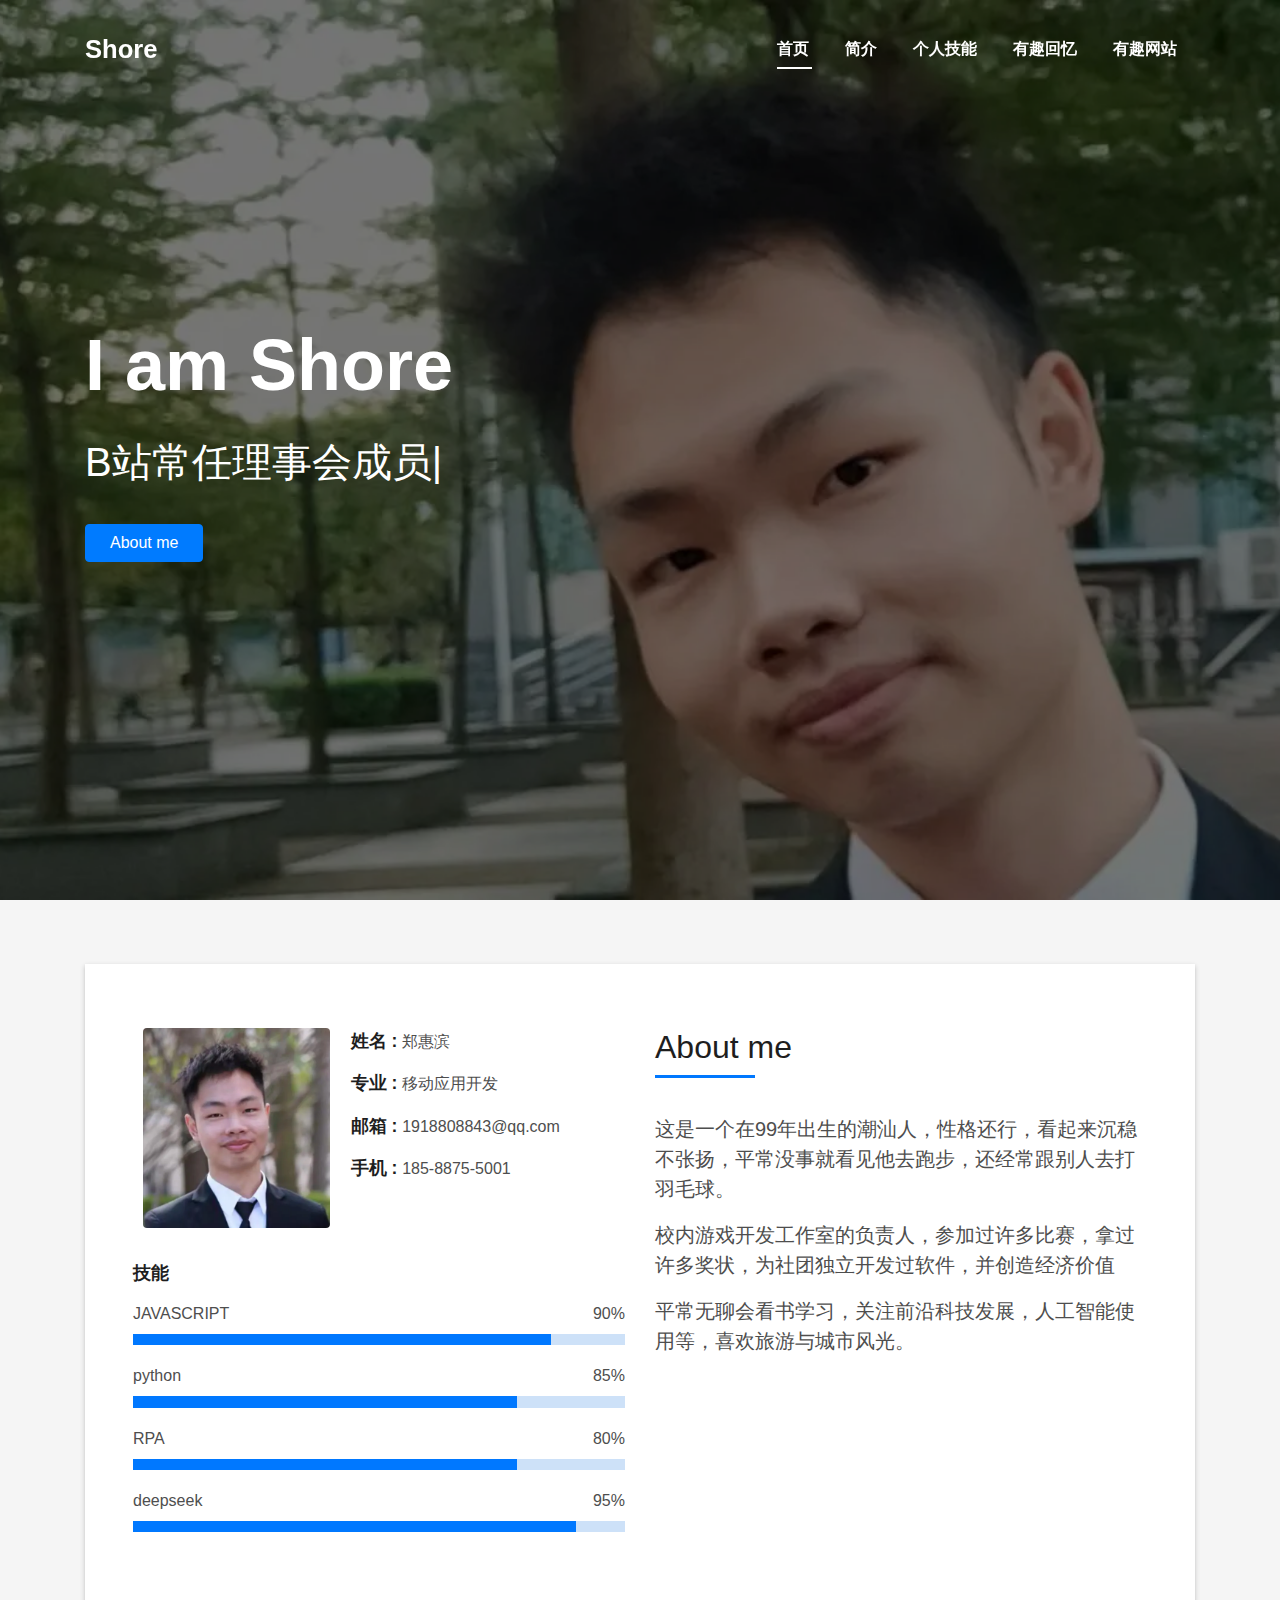
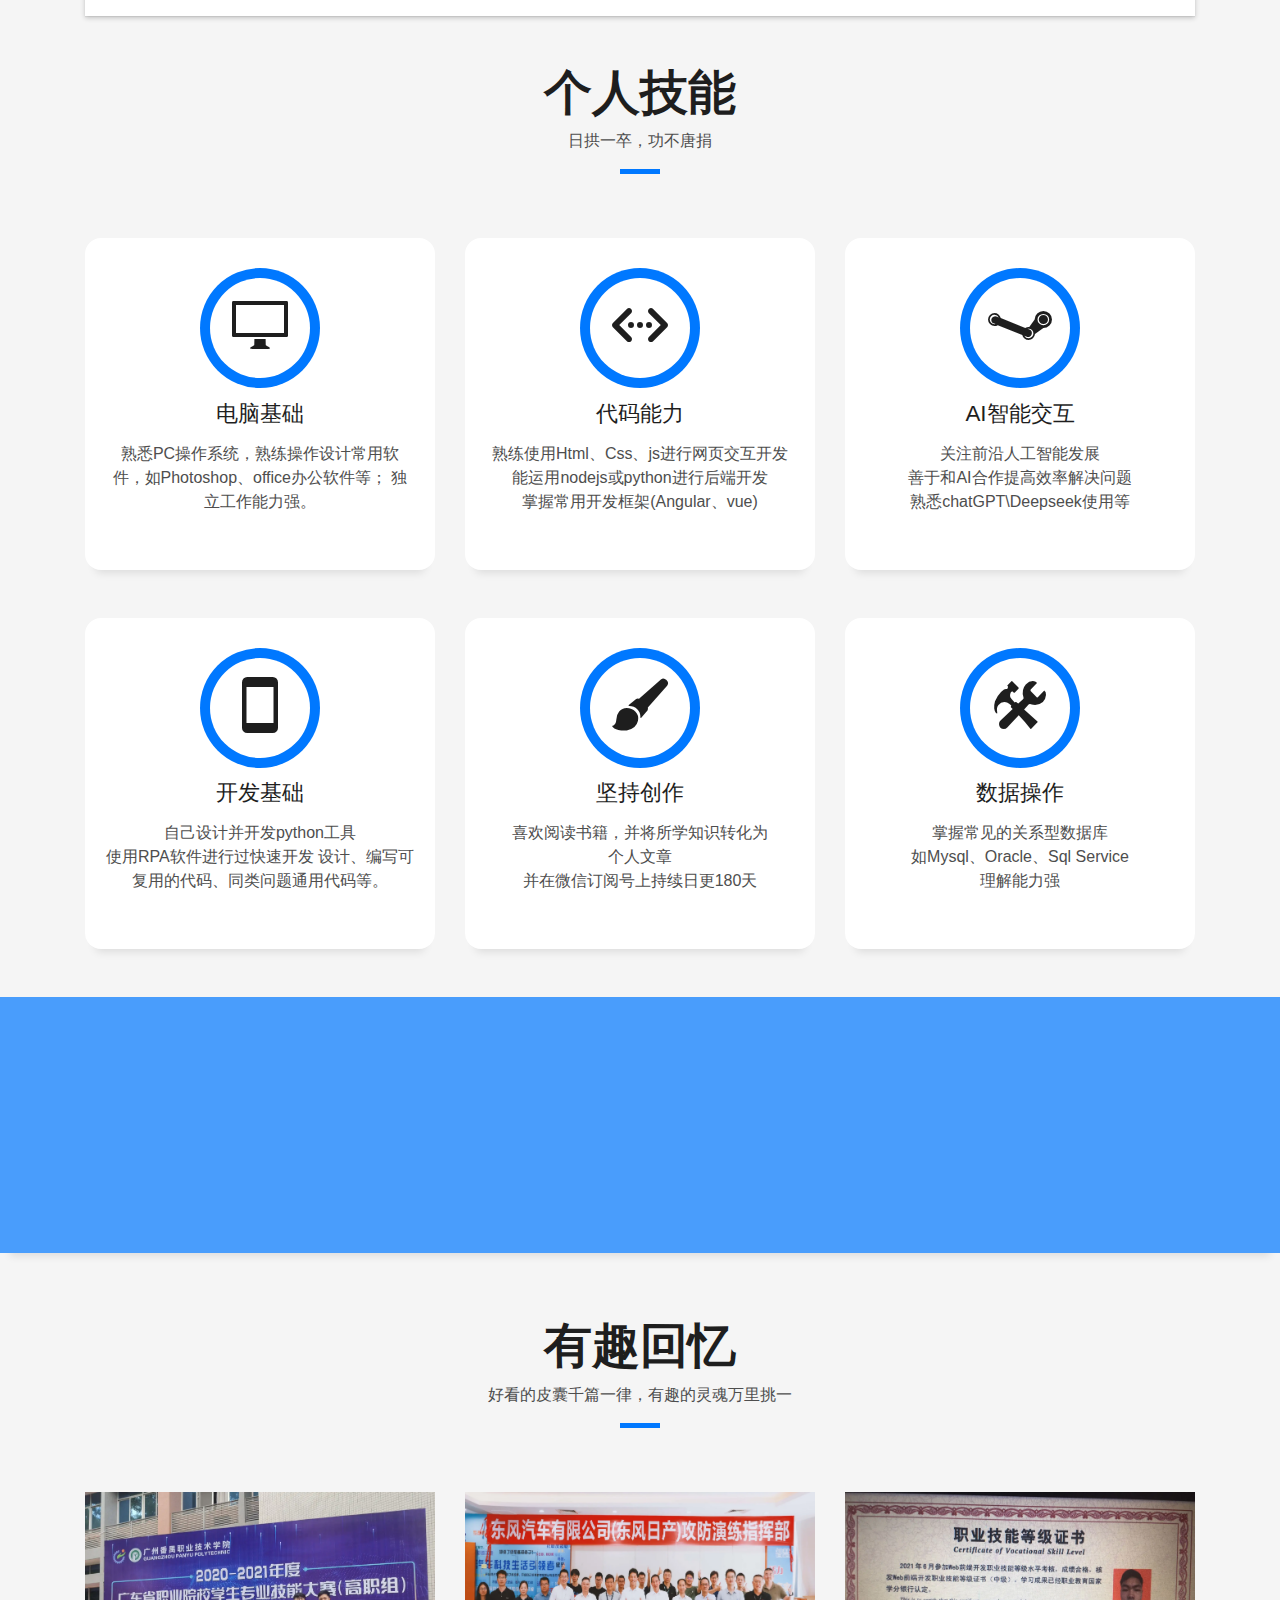
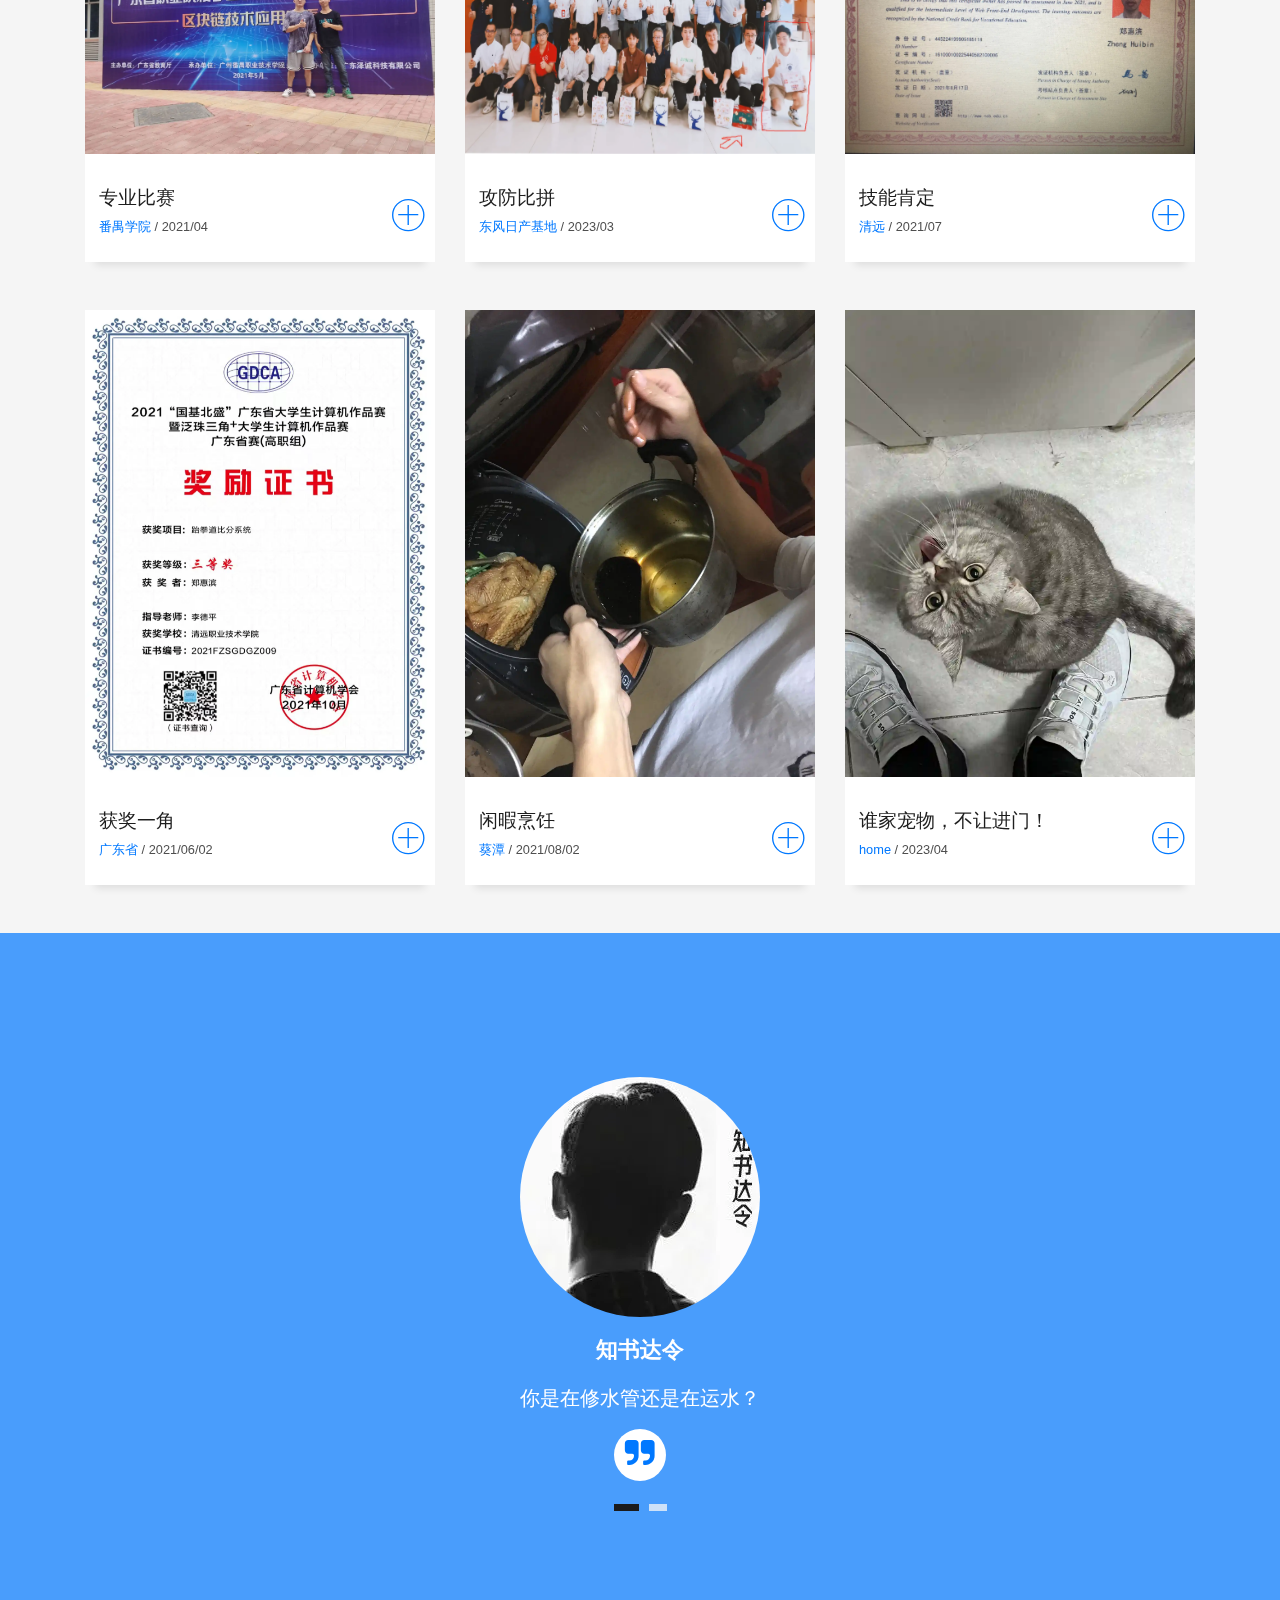
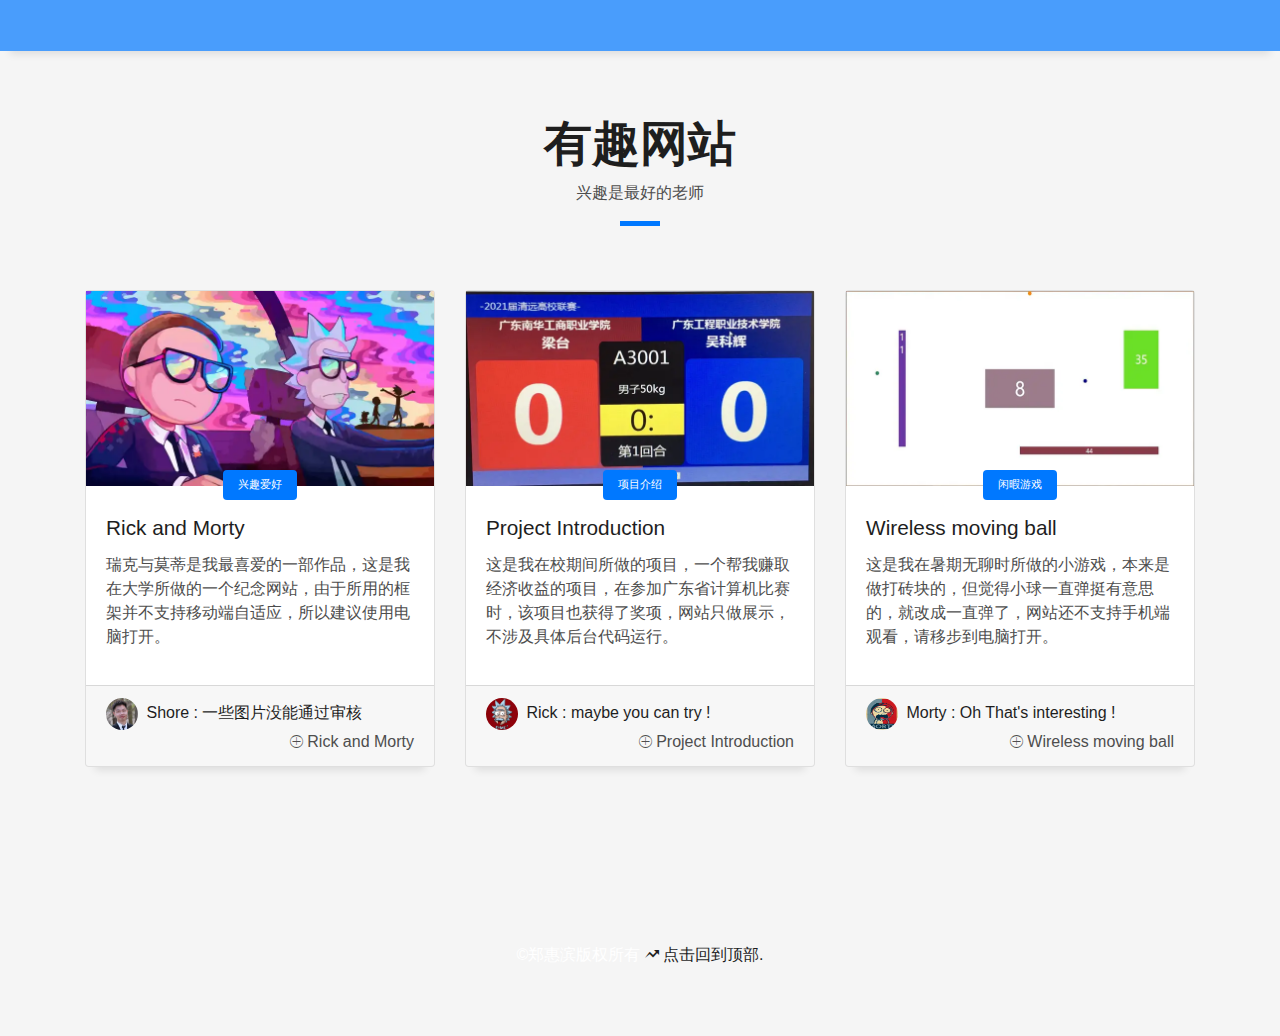
<file: index.html>
<!DOCTYPE html>
<html lang="en">

<head>
  <meta charset="utf-8">
  <title>I'm Shore</title>
  <meta content="width=device-width, initial-scale=1.0" name="viewport">
  <meta content="" name="keywords">
  <meta content="" name="description">
  <!-- sdsad -->
  <!-- Favicons -->
  <link href="img/shuge.webp" rel="icon">

  <!-- Bootstrap CSS File -->
  <link href="lib/bootstrap/css/bootstrap.min.css" rel="stylesheet">

  <!-- Libraries CSS Files -->
  <link href="lib/font-awesome/css/font-awesome.min.css" rel="stylesheet">
  <link href="lib/animate/animate.min.css" rel="stylesheet">
  <link href="lib/ionicons/css/ionicons.min.css" rel="stylesheet">
  <link href="lib/owlcarousel/assets/owl.carousel.min.css" rel="stylesheet">
  <link href="lib/lightbox/css/lightbox.min.css" rel="stylesheet">

  <!-- Main Stylesheet File -->
  <link href="css/style.css" rel="stylesheet">

  <!--  -->
  <link href="css/style-default.css" rel="stylesheet" />

</head>

<body id="page-top">

  <!--/ Nav Star /-->
  <nav class="navbar navbar-b navbar-trans navbar-expand-md fixed-top" id="mainNav">
    <div class="container">
      <a class="navbar-brand js-scroll" href="#page-top">Shore</a>
      <button class="navbar-toggler collapsed" type="button" data-toggle="collapse" data-target="#navbarDefault"
        aria-controls="navbarDefault" aria-expanded="false" aria-label="Toggle navigation">
        <span></span>
        <span></span>
        <span></span>
      </button>
      <div class="navbar-collapse collapse justify-content-end" id="navbarDefault">
        <ul class="navbar-nav">
          <li class="nav-item">
            <a class="nav-link js-scroll active" href="#home">首页</a>
          </li>
          <li class="nav-item">
            <a class="nav-link js-scroll" href="#about">简介</a>
          </li>
          <li class="nav-item">
            <a class="nav-link js-scroll" href="#service">个人技能</a>
          </li>
          <li class="nav-item">
            <a class="nav-link js-scroll" href="#work">有趣回忆</a>
          </li>
          <li class="nav-item">
            <a class="nav-link js-scroll" href="#blog">有趣网站</a>
          </li>
          <!-- <li class="nav-item">
            <a class="nav-link js-scroll" href="#contact">Contact</a>
          </li> -->
        </ul>
      </div>
    </div>
  </nav>
  <!--/ Nav End /-->

  <!--/ Intro Skew Star /-->
  <div id="home" class="intro route bg-image" style="background-image: url(img/uuu.webp)">
    <div class="overlay-itro"></div>
    <div class="intro-content display-table">
      <div class="table-cell">
        <div class="container">
          <!-- <p class="display-6 color-d">Hello, world!</p> -->
          <h1 class="intro-title mb-4 text-left">I am Shore</h1>
          <p class="intro-subtitle text-left"><span class="text-slider-items">B站常任理事会成员,肯德基忠实用户,喜欢 阅读,喜欢
              跑步,熬夜达人,RPA开发,知书达令作者,温和 谦虚 自律 自信</span><strong class="text-slider"></strong></p>
          <p class="pt-3 text-left"><a class="btn btn-primary btn js-scroll px-4" href="#about" role="button">About
              me</a></p>
        </div>
      </div>
    </div>
  </div>
  <!--/ Intro Skew End /-->

  <section id="about" class="about-mf sect-pt4 route">
    <div class="container">
      <div class="row">
        <div class="col-sm-12">
          <div class="box-shadow-full">
            <div class="row">
              <div class="col-md-6">
                <div class="row">
                  <div class="col-sm-6 col-md-5">
                    <div class="about-img">
                      <img src="img/touxiang.webp" class="img-fluid rounded b-shadow-a" alt="">
                    </div>
                  </div>
                  <div class="col-sm-6 col-md-7">
                    <div class="about-info">
                      <p><span class="title-s">姓名 : </span> <span> 郑惠滨</span></p>
                      <p><span class="title-s">专业 : </span> <span> 移动应用开发</span></p>
                      <p><span class="title-s">邮箱 : </span> <span> 1918808843@qq.com</span></p>
                      <p><span class="title-s">手机 : </span> <span> 185-8875-5001</span></p>
                    </div>
                  </div>
                </div>
                <div class="skill-mf">
                  <p class="title-s">技能</p>
                  <span>JAVASCRIPT</span> <span class="pull-right">90%</span>
                  <div class="progress">
                    <div class="progress-bar" role="progressbar" style="width: 85%;" aria-valuenow="85"
                      aria-valuemin="0" aria-valuemax="100"></div>
                  </div>
                  <span>python</span> <span class="pull-right">85%</span>
                  <div class="progress">
                    <div class="progress-bar" role="progressbar" style="width: 78%" aria-valuenow="75" aria-valuemin="0"
                      aria-valuemax="100"></div>
                  </div>
                  <span>RPA</span> <span class="pull-right">80%</span>
                  <div class="progress">
                    <div class="progress-bar" role="progressbar" style="width: 78%" aria-valuenow="50" aria-valuemin="0"
                      aria-valuemax="100"></div>
                  </div>
                  <span>deepseek</span> <span class="pull-right">95%</span>
                  <div class="progress">
                    <div class="progress-bar" role="progressbar" style="width: 90%" aria-valuenow="90" aria-valuemin="0"
                      aria-valuemax="100"></div>
                  </div>
                </div>
              </div>
              <div class="col-md-6">
                <div class="about-me pt-4 pt-md-0">
                  <div class="title-box-2">
                    <h5 class="title-left">
                      About me
                    </h5>
                  </div>
                  <p class="lead">
                    这是一个在99年出生的潮汕人，性格还行，看起来沉稳不张扬，平常没事就看见他去跑步，还经常跟别人去打羽毛球。
                  </p>
                  <p class="lead">
                    校内游戏开发工作室的负责人，参加过许多比赛，拿过许多奖状，为社团独立开发过软件，并创造经济价值
                  </p>
                  <p class="lead">
                    平常无聊会看书学习，关注前沿科技发展，人工智能使用等，喜欢旅游与城市风光。
                  </p>
                </div>
              </div>
            </div>
          </div>
        </div>
      </div>
    </div>
  </section>

  <!--/ Section Services Star /-->
  <section id="service" class="services-mf route">
    <div class="container">
      <div class="row">
        <div class="col-sm-12">
          <div class="title-box text-center">
            <h3 class="title-a">
              个人技能
            </h3>
            <p class="subtitle-a">
              日拱一卒，功不唐捐
            </p>
            <div class="line-mf"></div>
          </div>
        </div>
      </div>
      <div class="row">
        <div class="col-md-4">
          <div class="service-box">
            <div class="service-ico">
              <span class="ico-circle"><i class="ion-monitor"></i></span>
            </div>
            <div class="service-content">
              <h2 class="s-title">电脑基础</h2>
              <p class="s-description text-center">
                熟悉PC操作系统，熟练操作设计常用软件，如Photoshop、office办公软件等；
                独立工作能力强。
              </p>
            </div>
          </div>
        </div>
        <div class="col-md-4">
          <div class="service-box">
            <div class="service-ico">
              <span class="ico-circle"><i class="ion-code-working"></i></span>
            </div>
            <div class="service-content">
              <h2 class="s-title">代码能力</h2>
              <p class="s-description text-center">
                熟练使用Html、Css、js进行网页交互开发<br />
                能运用nodejs或python进行后端开发<br />
                掌握常用开发框架(Angular、vue)
              </p>
            </div>
          </div>
        </div>
        <div class="col-md-4">
          <div class="service-box">
            <div class="service-ico">
              <span class="ico-circle"><i class="icon ion-steam"></i></span>
            </div>
            <div class="service-content">
              <h2 class="s-title">AI智能交互</h2>
              <p class="s-description text-center">
                关注前沿人工智能发展<br />
                善于和AI合作提高效率解决问题<br />
                熟悉chatGPT\Deepseek使用等
              </p>
            </div>
          </div>
        </div>
        <div class="col-md-4">
          <div class="service-box">
            <div class="service-ico">
              <span class="ico-circle"><i class="ion-android-phone-portrait"></i></span>
            </div>
            <div class="service-content">
              <h2 class="s-title">开发基础</h2>
              <p class="s-description text-center">
				自己设计并开发python工具<br />
                使用RPA软件进行过快速开发
                设计、编写可复用的代码、同类问题通用代码等。
              </p>
            </div>
          </div>
        </div>
        <div class="col-md-4">
          <div class="service-box">
            <div class="service-ico">
              <span class="ico-circle"><i class="ion-paintbrush"></i></span>
            </div>
            <div class="service-content">
              <h2 class="s-title">坚持创作</h2>
              <p class="s-description text-center">
                喜欢阅读书籍，并将所学知识转化为<br />个人文章<br />
                并在微信订阅号上持续日更180天<br />
              </p>
            </div>
          </div>
        </div>
        <div class="col-md-4">
          <div class="service-box">
            <div class="service-ico">
              <span class="ico-circle"><i class="icon ion-settings"></i></span>
            </div>
            <div class="service-content">
              <h2 class="s-title">数据操作</h2>
              <p class="s-description text-center">
                掌握常见的关系型数据库<br />
                如Mysql、Oracle、Sql Service<br />
                理解能力强
              </p>
            </div>
          </div>
        </div>
      </div>
    </div>
  </section>
  <!--/ Section Services End /-->

  <div class="section-counter paralax-mf bg-image" style="background-image: url(img/head.webp)">
    <div class="overlay-mf"></div>
    <div class="container">
      <div class="row">

      </div>
    </div>
  </div>
  <!--/ Section Portfolio Star /-->
  <section id="work" class="portfolio-mf sect-pt4 route">
    <div class="container">
      <div class="row">
        <div class="col-sm-12">
          <div class="title-box text-center">
            <h3 class="title-a">
              有趣回忆
            </h3>
            <p class="subtitle-a">
              好看的皮囊千篇一律，有趣的灵魂万里挑一
            </p>
            <div class="line-mf"></div>
          </div>
        </div>
      </div>
      <div class="row">
        <div class="col-md-4">
          <div class="work-box">
            <a href="img/bisai.webp" data-lightbox="gallery-mf">
              <div class="work-img">
                <img src="img/bisai.webp" alt="" class="img-fluid">
              </div>
              <div class="work-content">
                <div class="row">
                  <div class="col-sm-8">
                    <h2 class="w-title">专业比赛</h2>
                    <div class="w-more">
                      <span class="w-ctegory">番禺学院</span> / <span class="w-date">2021/04</span>
                    </div>
                  </div>
                  <div class="col-sm-4">
                    <div class="w-like">
                      <span class="ion-ios-plus-outline"></span>
                    </div>
                  </div>
                </div>
              </div>
            </a>
          </div>
        </div>
        <div class="col-md-4">
          <div class="work-box">
            <a href="img/manisme.webp" data-lightbox="gallery-mf">
              <div class="work-img">
                <img src="img/manisme.webp" alt="" class="img-fluid">
              </div>
              <div class="work-content">
                <div class="row">
                  <div class="col-sm-8">
                    <h2 class="w-title">攻防比拼</h2>
                    <div class="w-more">
                      <span class="w-ctegory">东风日产基地</span> / <span class="w-date">2023/03</span>
                    </div>
                  </div>
                  <div class="col-sm-4">
                    <div class="w-like">
                      <span class="ion-ios-plus-outline"></span>
                    </div>
                  </div>
                </div>
              </div>
            </a>
          </div>
        </div>
        <div class="col-md-4">
          <div class="work-box">
            <a href="img/zhuang.webp" data-lightbox="gallery-mf">
              <div class="work-img">
                <img src="img/zhuang.webp" alt="" class="img-fluid">
              </div>
              <div class="work-content">
                <div class="row">
                  <div class="col-sm-8">
                    <h2 class="w-title">技能肯定</h2>
                    <div class="w-more">
                      <span class="w-ctegory">清远</span> / <span class="w-date">2021/07</span>
                    </div>
                  </div>
                  <div class="col-sm-4">
                    <div class="w-like">
                      <span class="ion-ios-plus-outline"></span>
                    </div>
                  </div>
                </div>
              </div>
            </a>
          </div>
        </div>

        <div class="col-md-4">
          <div class="work-box">
            <a href="img/she.webp" data-lightbox="gallery-mf">
              <div class="work-img">
                <img src="img/she.webp" alt="" class="img-fluid">
              </div>
              <div class="work-content">
                <div class="row">
                  <div class="col-sm-8">
                    <h2 class="w-title">获奖一角</h2>
                    <div class="w-more">
                      <span class="w-ctegory">广东省</span> / <span class="w-date">2021/06/02</span>
                    </div>
                  </div>
                  <div class="col-sm-4">
                    <div class="w-like">
                      <span class="ion-ios-plus-outline"></span>
                    </div>
                  </div>
                </div>
              </div>
            </a>
          </div>
        </div>
        <div class="col-md-4">
          <div class="work-box">
            <a href="img/chi.webp" data-lightbox="gallery-mf">
              <div class="work-img">
                <img src="img/chi.webp" alt="" class="img-fluid">
              </div>
              <div class="work-content">
                <div class="row">
                  <div class="col-sm-8">
                    <h2 class="w-title">闲暇烹饪</h2>
                    <div class="w-more">
                      <span class="w-ctegory">葵潭</span> / <span class="w-date">2021/08/02</span>
                    </div>
                  </div>
                  <div class="col-sm-4">
                    <div class="w-like">
                      <span class="ion-ios-plus-outline"></span>
                    </div>
                  </div>
                </div>
              </div>
            </a>
          </div>
        </div>
        <div class="col-md-4">
          <div class="work-box">
            <a href="img/cat.webp" data-lightbox="gallery-mf">
              <div class="work-img">
                <img src="img/cat.webp" alt="" class="img-fluid">
              </div>
              <div class="work-content">
                <div class="row">
                  <div class="col-sm-8">
                    <h2 class="w-title">谁家宠物，不让进门！</h2>
                    <div class="w-more">
                      <span class="w-ctegory">home</span> / <span class="w-date">2023/04</span>
                    </div>
                  </div>
                  <div class="col-sm-4">
                    <div class="w-like">
                      <span class="ion-ios-plus-outline"></span>
                    </div>
                  </div>
                </div>
              </div>
            </a>
          </div>
        </div>


      </div>
    </div>
  </section>
  <!--/ Section Portfolio End /-->

  <!--/ Section Testimonials Star /-->
  <div class="testimonials paralax-mf bg-image" style="background-image: url(img/jiang.webp)">
    <div class="overlay-mf"></div>
    <div class="container">
      <div class="row">
        <div class="col-md-12">
          <div id="testimonial-mf" class="owl-carousel owl-theme">
            <div class="testimonial-box">
              <div class="author-test">
                <img src="img/shuge.webp" alt="" class="rounded-circle b-shadow-a">
                <span class="author">知书达令</span>
              </div>
              <div class="content-test">
                <p class="description lead">
                  你是在修水管还是在运水？
                </p>
                <span class="comit"><i class="fa fa-quote-right"></i></span>
              </div>
            </div>
            <div class="testimonial-box">
              <div class="author-test">
                <img src="img/shuge.webp" alt="" class="rounded-circle b-shadow-a">
                <span class="author">知书达令</span>
              </div>
              <div class="content-test">
                <p class="description lead">
                  甘为人梯，近我者富
                </p>
                <span class="comit"><i class="fa fa-quote-right"></i></span>
              </div>
            </div>
          </div>
        </div>
      </div>
    </div>
  </div>

  <!--/ Section Blog Star /-->
  <section id="blog" class="blog-mf sect-pt4 route">
    <div class="container">
      <div class="row">
        <div class="col-sm-12">
          <div class="title-box text-center">
            <h3 class="title-a">
              有趣网站
            </h3>
            <p class="subtitle-a">
              兴趣是最好的老师
            </p>
            <div class="line-mf"></div>
          </div>
        </div>
      </div>
      <div class="row">
        <div class="col-md-4">
          <div class="card card-blog">
            <div class="card-img">
              <a href="wuxian.html" target="_blank"><img src="img/boguo.webp" alt="" class="img-fluid"></a>
            </div>
            <div class="card-body">
              <div class="card-category-box">
                <div class="card-category">
                  <h6 class="category">兴趣爱好</h6>
                </div>
              </div>
              <h3 class="card-title"><a href="wuxian.html" target="_blank">Rick and Morty</a></h3>
              <p class="card-description">
                瑞克与莫蒂是我最喜爱的一部作品，这是我在大学所做的一个纪念网站，由于所用的框架并不支持移动端自适应，所以建议使用电脑打开。
              </p>
            </div>
            <div class="card-footer">
              <div class="post-author">
                <a href="#">
                  <img src="img/touxiang.webp" alt="" class="avatar rounded-circle">
                  <span class="author">Shore : 一些图片没能通过审核 </span>
                </a>
              </div>
              <div class="post-date">
                <span class="ion-ios-plus-outline"></span> Rick and Morty
              </div>
            </div>
          </div>
        </div>
        <div class="col-md-4">
          <div class="card card-blog">
            <div class="card-img">
              <a href="wuxian.html" target="_blank"><img src="img/taiquang.webp" alt="" class="img-fluid"></a>
            </div>
            <!--  -->
            <div class="card-body">
              <div class="card-category-box">
                <div class="card-category">
                  <h6 class="category">项目介绍</h6>
                </div>
              </div>
              <h3 class="card-title"><a href="wuxian.html" target="_blank">Project Introduction</a></h3>
              <p class="card-description">
                这是我在校期间所做的项目，一个帮我赚取经济收益的项目，在参加广东省计算机比赛时，该项目也获得了奖项，网站只做展示，不涉及具体后台代码运行。
              </p>
            </div>
            <div class="card-footer">
              <div class="post-author">
                <a href="#">
                  <img src="img/e.webp" alt="" class="avatar rounded-circle">
                  <span class="author">Rick : maybe you can try !</span>
                </a>
              </div>
              <div class="post-date">
                <span class="ion-ios-plus-outline"></span> Project Introduction
              </div>
            </div>
          </div>
        </div>
        <div class="col-md-4">
          <div class="card card-blog">
            <div class="card-img">
              <a href="wuxian.html" target="_blank"><img src="img/qiu.webp" alt="" class="img-fluid"></a>
            </div>
            <div class="card-body">
              <div class="card-category-box">
                <div class="card-category">
                  <h6 class="category">闲暇游戏</h6>
                </div>
              </div>
              <h3 class="card-title"><a href="wuxian.html" target="_blank">Wireless moving ball</a></h3>
              <p class="card-description">
                这是我在暑期无聊时所做的小游戏，本来是做打砖块的，但觉得小球一直弹挺有意思的，就改成一直弹了，网站还不支持手机端观看，请移步到电脑打开。
              </p>
            </div>
            <div class="card-footer">
              <div class="post-author">
                <a href="#">
                  <img src="img/tou.webp" alt="" class="avatar rounded-circle">
                  <span class="author">Morty : Oh That's interesting !</span>
                </a>
              </div>
              <div class="post-date">
                <span class="ion-ios-plus-outline"></span> Wireless moving ball
              </div>
            </div>
          </div>
        </div>
      </div>
    </div>
  </section>
  <!--/ Section Blog End /-->

  <!--/ Section Contact-Footer Star /-->
  <section class="paralax-mf footer-paralax bg-image sect-mt4 route" style="background-image: url(img/overlay-bg.webp)">
    <footer>
      <div class="container">
        <div class="row">
          <div class="col-sm-12">
            <div class="copyright-box">
              <p class="copyright">©郑惠滨版权所有 <a href="#"><i class="icon ion-arrow-graph-up-right"></i> 点击回到顶部.</a></p>
              <div class="credits"></div>
            </div>
          </div>
        </div>
      </div>
    </footer>
  </section>
  <!--/ Section Contact-footer End /-->

  <a href="#" class="back-to-top"><i class="fa fa-chevron-up"></i></a>
  <div id="preloader"></div>

  <!-- JavaScript Libraries -->
  <script src="lib/jquery/jquery.min.js"></script>
  <script src="lib/jquery/jquery-migrate.min.js"></script>
  <script src="lib/popper/popper.min.js"></script>
  <script src="lib/bootstrap/js/bootstrap.min.js"></script>
  <script src="lib/easing/easing.min.js"></script>
  <script src="lib/counterup/jquery.waypoints.min.js"></script>
  <script src="lib/counterup/jquery.counterup.js"></script>
  <script src="lib/owlcarousel/owl.carousel.min.js"></script>
  <script src="lib/lightbox/js/lightbox.min.js"></script>
  <script src="lib/typed/typed.min.js"></script>
  <!-- Contact Form JavaScript File -->
  <script src="contactform/contactform.js"></script>

  <!-- Template Main Javascript File -->
  <script src="js/main.js"></script>

</body>

</html>
</file>
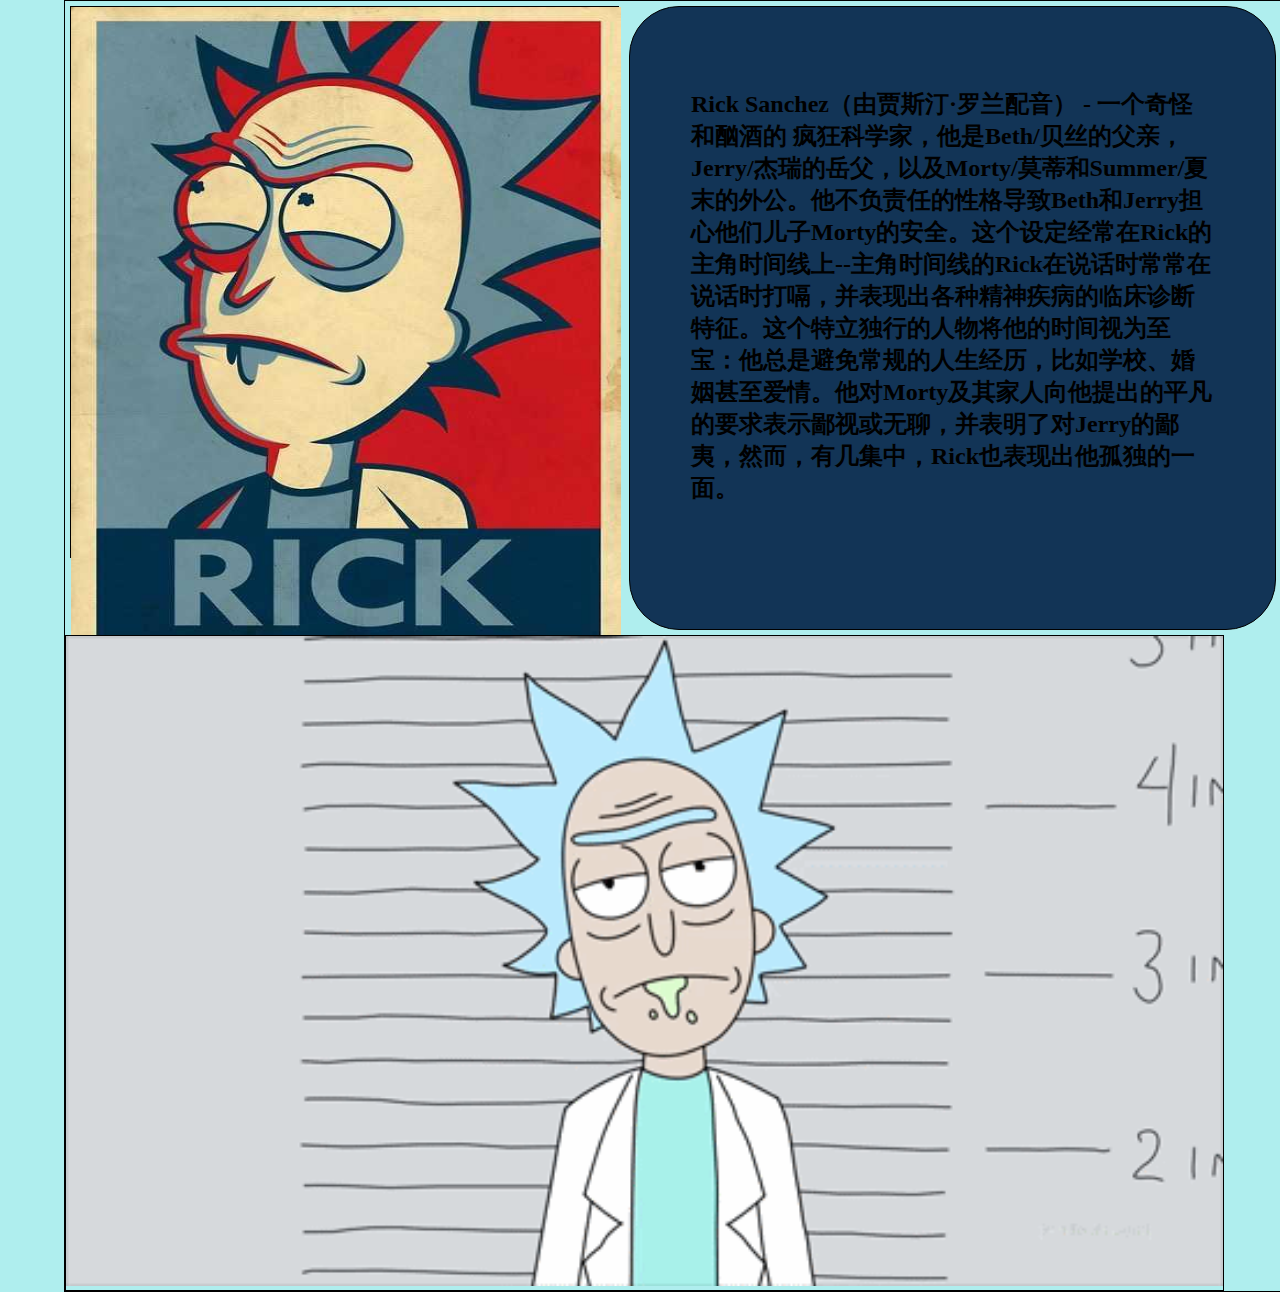
<file: 123.html>
<!DOCTYPE html>
<html>
	<head>
		<meta charset="UTF-8">
		<title>瑞克介绍</title>
		<style type="text/css">
			/*div{
				border: 1px solid; 
				width: 85px; 
				height: 55px; 
				background: red;
				transition: width 2s,height 2s,transparent 2s;
				}
			div:hover{width: 200px; height: 150px; transform: rotate(60deg);}
			#div1{transition-timing-function:linear ;}*/
			body{margin: 0;background: paleturquoise;}
			div{float: left; border: 1px solid;}
			#ruikezhuye{width: 95%; height: 100%; margin: 0px 5% 0px 5%;}
			#tobu{width: 45%; height: 550px; margin: 5px;}
			#ruikewenzi1{width:43%; height: 500px; background: #123456; padding: 5%; margin:5px;border-radius:50px;}
			
			
			
			
			
		</style>
	</head>
	<body>
		<!--<img src="img/boguo.jpeg"/>
		<div id="div1" style="top:100px"><img src="img/17.jpg" width="100%"</div>-->
		<div id="ruikezhuye">
			<div id="tobu">
			<img src="img/a.jpg"  width="550px" height="650px"/>
		</div>
		<div id="ruikewenzi1">
			<h2>Rick Sanchez（由贾斯汀·罗兰配音） - 一个奇怪和酗酒的 疯狂科学家，他是Beth/贝丝的父亲，Jerry/杰瑞的岳父，以及Morty/莫蒂和Summer/夏末的外公。他不负责任的性格导致Beth和Jerry担心他们儿子Morty的安全。这个设定经常在Rick的主角时间线上--主角时间线的Rick在说话时常常在说话时打嗝，并表现出各种精神疾病的临床诊断特征。这个特立独行的人物将他的时间视为至宝：他总是避免常规的人生经历，比如学校、婚姻甚至爱情。他对Morty及其家人向他提出的平凡的要求表示鄙视或无聊，并表明了对Jerry的鄙夷，然而，有几集中，Rick也表现出他孤独的一面。</h2>
		</div>
		<div>
			<img src="img/12.gif" width="100%" height="650px"/>
		</div>
		</div>
		
	</body>
</html>
</file>
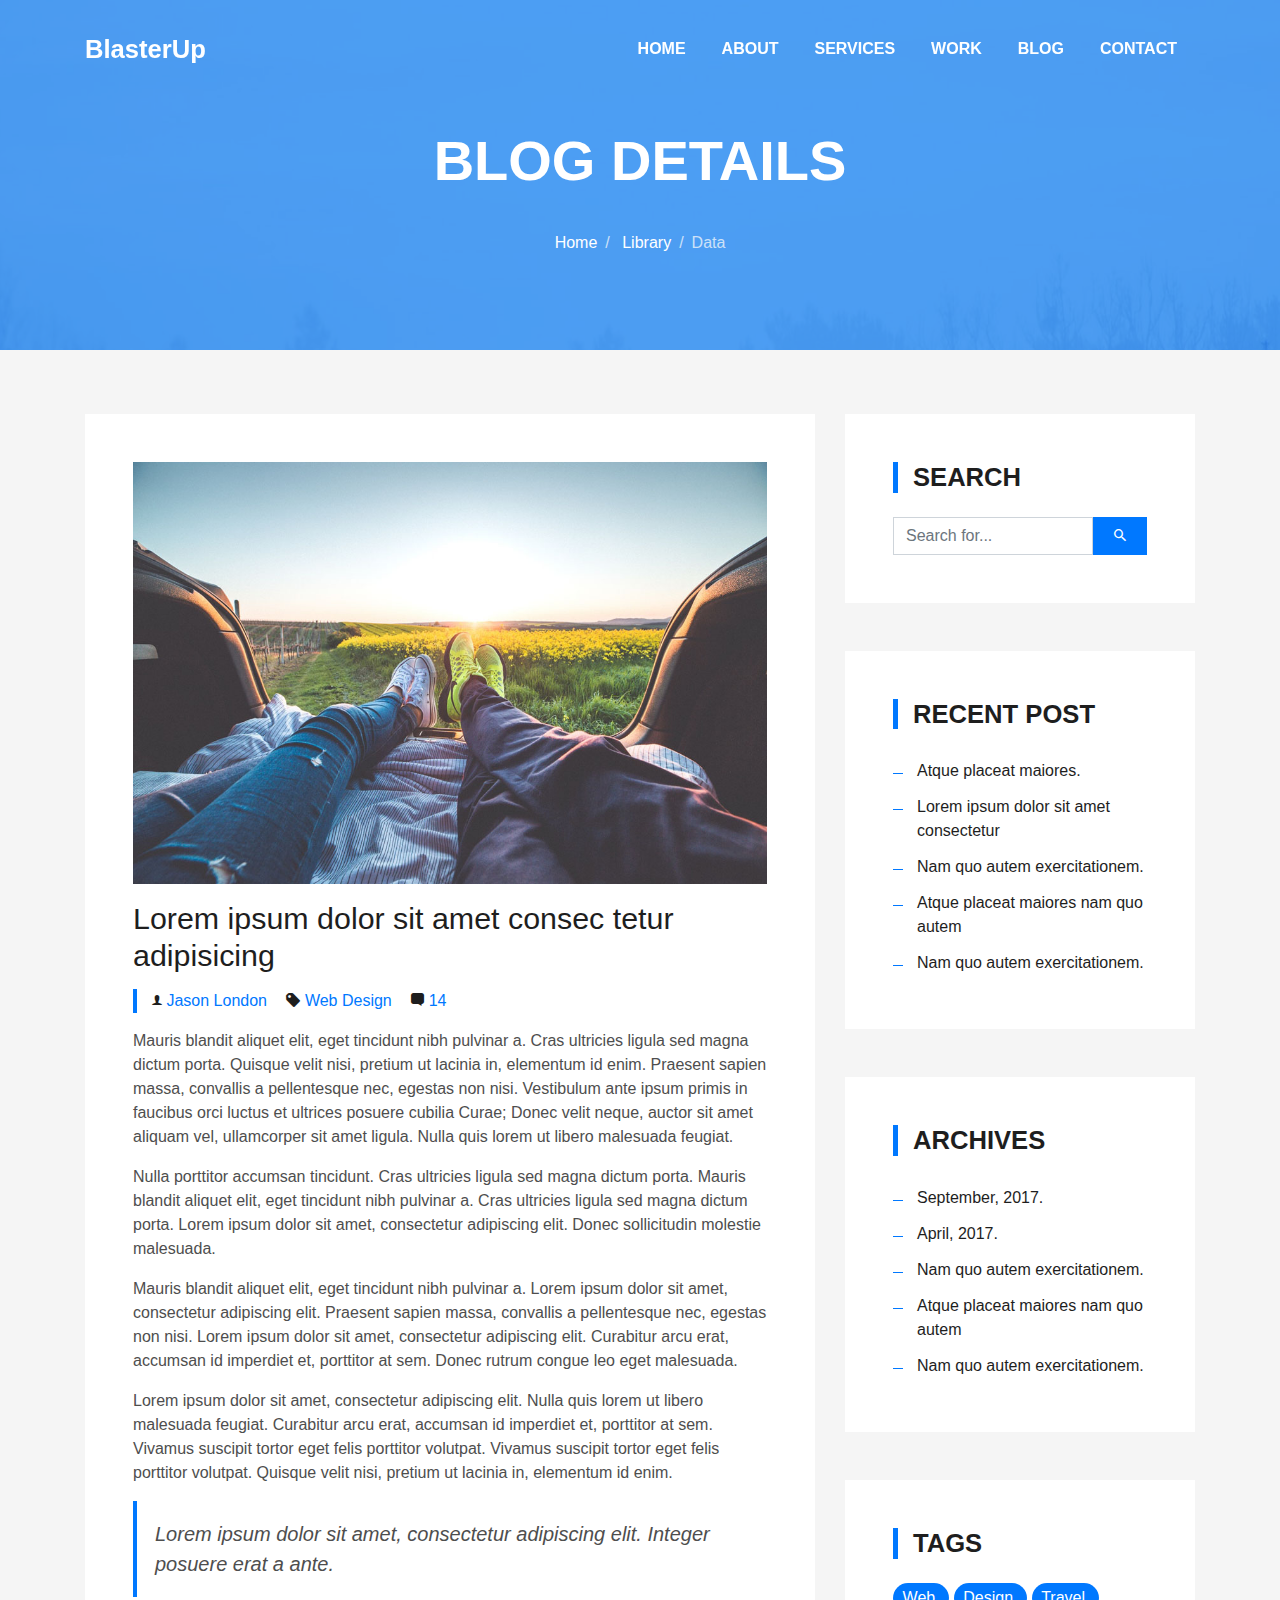
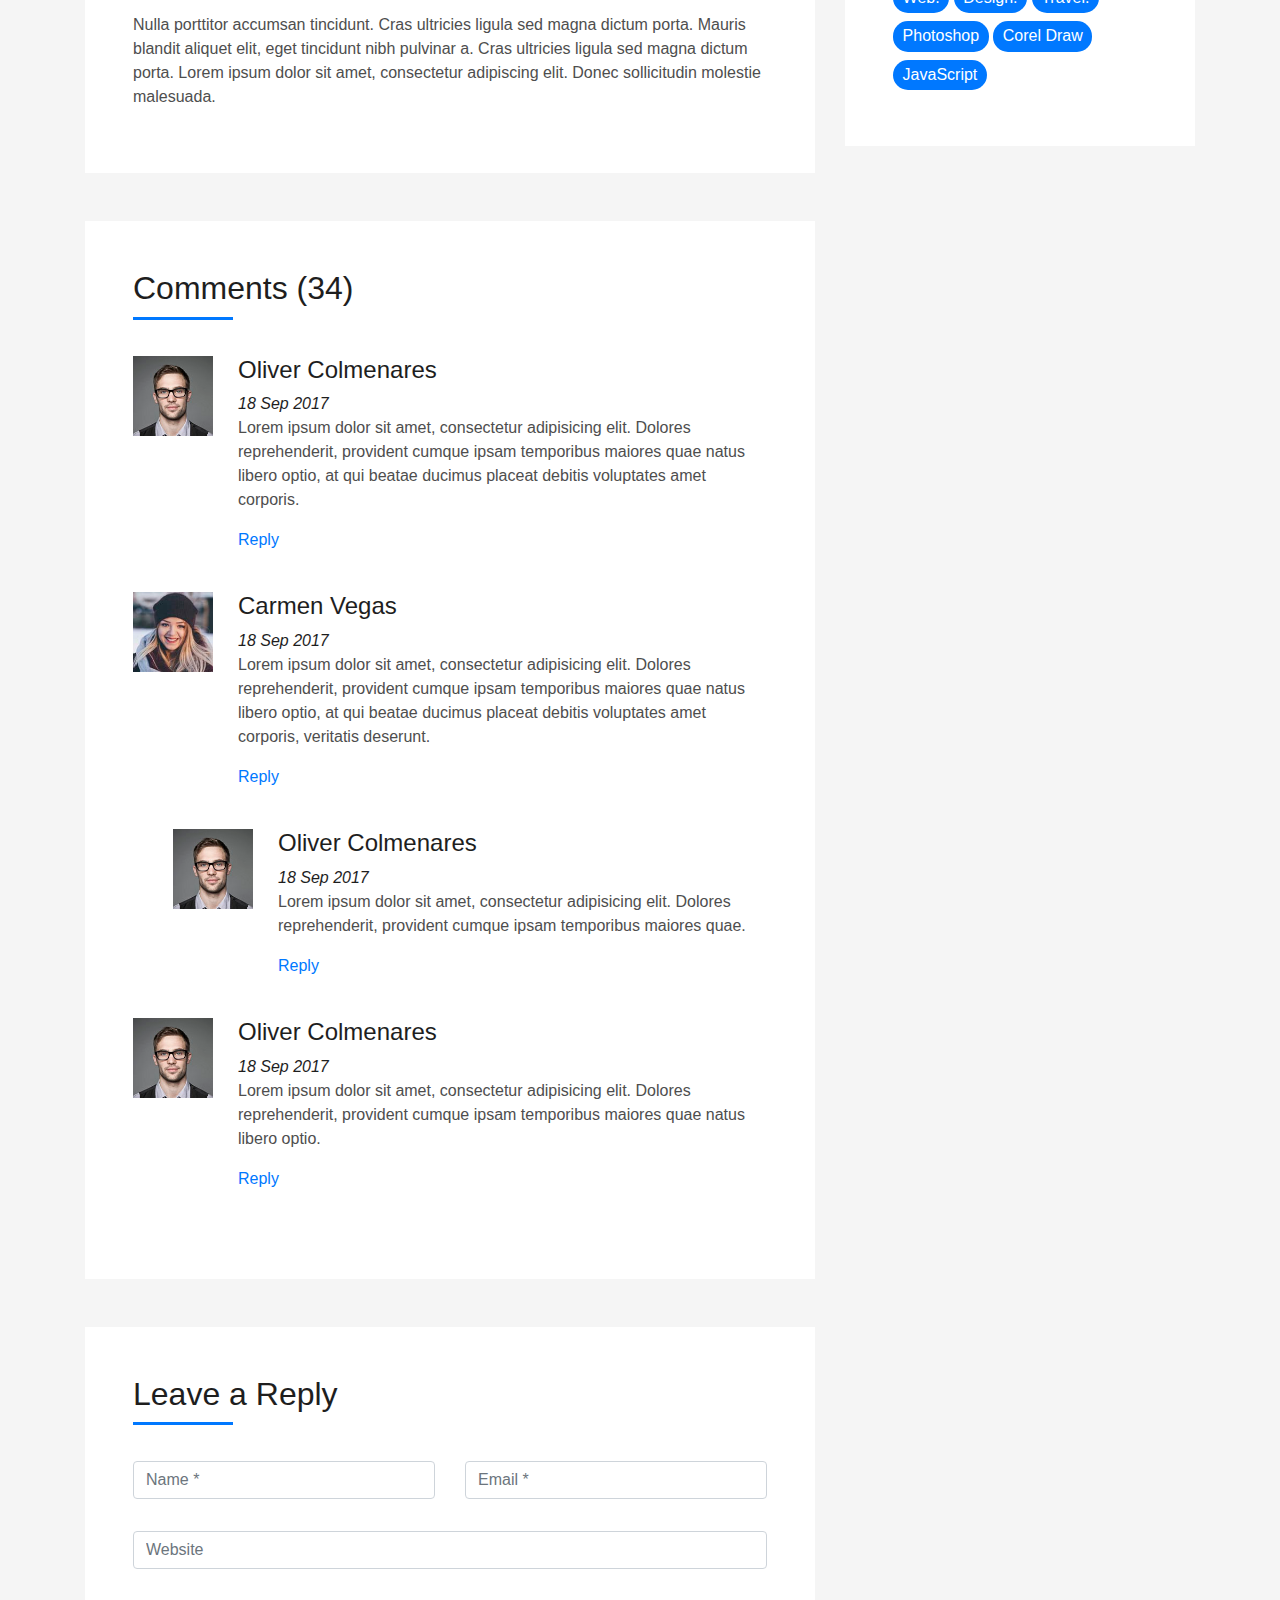
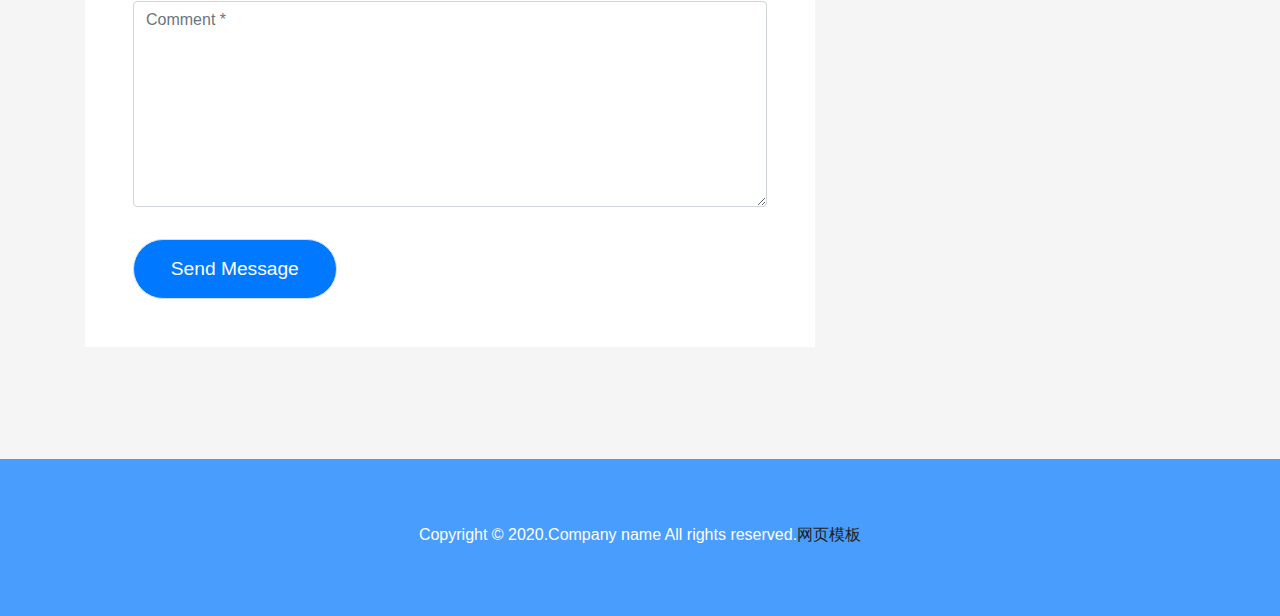
<file: blog-single.html>
<!DOCTYPE html>
<html lang="en">
<head>
  <meta charset="utf-8">
  <title></title>
  <meta content="width=device-width, initial-scale=1.0" name="viewport">
  <meta content="" name="keywords">
  <meta content="" name="description">

  <!-- Favicons -->
  <link href="img/favicon.png" rel="icon">
  <link href="img/apple-touch-icon.png" rel="apple-touch-icon">

  <!-- Bootstrap CSS File -->
  <link href="lib/bootstrap/css/bootstrap.min.css" rel="stylesheet">

  <!-- Libraries CSS Files -->
  <link href="lib/font-awesome/css/font-awesome.min.css" rel="stylesheet">
  <link href="lib/animate/animate.min.css" rel="stylesheet">
  <link href="lib/ionicons/css/ionicons.min.css" rel="stylesheet">
  <link href="lib/owlcarousel/assets/owl.carousel.min.css" rel="stylesheet">
  <link href="lib/lightbox/css/lightbox.min.css" rel="stylesheet">

  <!-- Main Stylesheet File -->
  <link href="css/style.css" rel="stylesheet">

</head>

<body>
  <!--/ Nav Star /-->
  <nav class="navbar navbar-b navbar-trans navbar-expand-md fixed-top" id="mainNav">
    <div class="container">
      <a class="navbar-brand js-scroll" href="#page-top">BlasterUp</a>
      <button class="navbar-toggler collapsed" type="button" data-toggle="collapse" data-target="#navbarDefault"
        aria-controls="navbarDefault" aria-expanded="false" aria-label="Toggle navigation">
        <span></span>
        <span></span>
        <span></span>
      </button>
      <div class="navbar-collapse collapse justify-content-end" id="navbarDefault">
        <ul class="navbar-nav">
          <li class="nav-item">
            <a class="nav-link js-scroll" href="index.html">Home</a>
          </li>
          <li class="nav-item">
            <a class="nav-link js-scroll" href="#">About</a>
          </li>
          <li class="nav-item">
            <a class="nav-link js-scroll" href="#">Services</a>
          </li>
          <li class="nav-item">
            <a class="nav-link js-scroll" href="#">Work</a>
          </li>
          <li class="nav-item">
            <a class="nav-link js-scroll" href="#">Blog</a>
          </li>
          <li class="nav-item">
            <a class="nav-link js-scroll" href="#">Contact</a>
          </li>
        </ul>
      </div>
    </div>
  </nav>
  <!--/ Nav End /-->

  <!--/ Intro Skew Star /-->
  <div class="intro intro-single route bg-image" style="background-image: url(img/overlay-bg.jpg)">
    <div class="overlay-mf"></div>
    <div class="intro-content display-table">
      <div class="table-cell">
        <div class="container">
          <h2 class="intro-title mb-4">Blog Details</h2>
          <ol class="breadcrumb d-flex justify-content-center">
            <li class="breadcrumb-item">
              <a href="#">Home</a>
            </li>
            <li class="breadcrumb-item">
              <a href="#">Library</a>
            </li>
            <li class="breadcrumb-item active">Data</li>
          </ol>
        </div>
      </div>
    </div>
  </div>
  <!--/ Intro Skew End /-->

  <!--/ Section Blog-Single Star /-->
  <section class="blog-wrapper sect-pt4" id="blog">
    <div class="container">
      <div class="row">
        <div class="col-md-8">
          <div class="post-box">
            <div class="post-thumb">
              <img src="img/post-1.jpg" class="img-fluid" alt="">
            </div>
            <div class="post-meta">
              <h1 class="article-title">Lorem ipsum dolor sit amet consec tetur adipisicing</h1>
              <ul>
                <li>
                  <span class="ion-ios-person"></span>
                  <a href="#">Jason London</a>
                </li>
                <li>
                  <span class="ion-pricetag"></span>
                  <a href="#">Web Design</a>
                </li>
                <li>
                  <span class="ion-chatbox"></span>
                  <a href="#">14</a>
                </li>
              </ul>
            </div>
            <div class="article-content">
              <p>
                Mauris blandit aliquet elit, eget tincidunt nibh pulvinar a. Cras ultricies ligula sed magna dictum
                porta. Quisque velit
                nisi, pretium ut lacinia in, elementum id enim. Praesent sapien massa, convallis a pellentesque
                nec, egestas non nisi. Vestibulum ante ipsum primis in faucibus orci luctus et ultrices posuere
                cubilia Curae; Donec velit neque, auctor sit amet aliquam vel, ullamcorper sit amet ligula.
                Nulla quis lorem ut libero malesuada feugiat.
              </p>
              <p>
                Nulla porttitor accumsan tincidunt. Cras ultricies ligula sed magna dictum porta. Mauris blandit
                aliquet elit, eget tincidunt
                nibh pulvinar a. Cras ultricies ligula sed magna dictum porta. Lorem ipsum dolor sit amet,
                consectetur adipiscing elit. Donec sollicitudin molestie malesuada.
              </p>
              <p>
                Mauris blandit aliquet elit, eget tincidunt nibh pulvinar a. Lorem ipsum dolor sit amet, consectetur
                adipiscing elit. Praesent
                sapien massa, convallis a pellentesque nec, egestas non nisi. Lorem ipsum dolor sit amet,
                consectetur adipiscing elit. Curabitur arcu erat, accumsan id imperdiet et, porttitor at
                sem. Donec rutrum congue leo eget malesuada.
              </p>
              <p>
                Lorem ipsum dolor sit amet, consectetur adipiscing elit. Nulla quis lorem ut libero malesuada feugiat.
                Curabitur arcu erat,
                accumsan id imperdiet et, porttitor at sem. Vivamus suscipit tortor eget felis porttitor
                volutpat. Vivamus suscipit tortor eget felis porttitor volutpat. Quisque velit nisi, pretium
                ut lacinia in, elementum id enim.
              </p>
              <blockquote class="blockquote">
                <p class="mb-0">Lorem ipsum dolor sit amet, consectetur adipiscing elit. Integer posuere erat a ante.</p>
              </blockquote>
              <p>
                Nulla porttitor accumsan tincidunt. Cras ultricies ligula sed magna dictum porta. Mauris blandit
                aliquet elit, eget tincidunt
                nibh pulvinar a. Cras ultricies ligula sed magna dictum porta. Lorem ipsum dolor sit amet,
                consectetur adipiscing elit. Donec sollicitudin molestie malesuada.
              </p>
            </div>
          </div>
          <div class="box-comments">
            <div class="title-box-2">
              <h4 class="title-comments title-left">Comments (34)</h4>
            </div>
            <ul class="list-comments">
              <li>
                <div class="comment-avatar">
                  <img src="img/testimonial-2.jpg" alt="">
                </div>
                <div class="comment-details">
                  <h4 class="comment-author">Oliver Colmenares</h4>
                  <span>18 Sep 2017</span>
                  <p>
                    Lorem ipsum dolor sit amet, consectetur adipisicing elit. Dolores reprehenderit, provident cumque
                    ipsam temporibus maiores
                    quae natus libero optio, at qui beatae ducimus placeat debitis voluptates amet corporis.
                  </p>
                  <a href="3">Reply</a>
                </div>
              </li>
              <li>
                <div class="comment-avatar">
                  <img src="img/testimonial-4.jpg" alt="">
                </div>
                <div class="comment-details">
                  <h4 class="comment-author">Carmen Vegas</h4>
                  <span>18 Sep 2017</span>
                  <p>
                    Lorem ipsum dolor sit amet, consectetur adipisicing elit. Dolores reprehenderit, provident cumque
                    ipsam temporibus maiores
                    quae natus libero optio, at qui beatae ducimus placeat debitis voluptates amet corporis,
                    veritatis deserunt.
                  </p>
                  <a href="3">Reply</a>
                </div>
              </li>
              <li class="comment-children">
                <div class="comment-avatar">
                  <img src="img/testimonial-2.jpg" alt="">
                </div>
                <div class="comment-details">
                  <h4 class="comment-author">Oliver Colmenares</h4>
                  <span>18 Sep 2017</span>
                  <p>
                    Lorem ipsum dolor sit amet, consectetur adipisicing elit. Dolores reprehenderit, provident cumque
                    ipsam temporibus maiores
                    quae.
                  </p>
                  <a href="3">Reply</a>
                </div>
              </li>
              <li>
                <div class="comment-avatar">
                  <img src="img/testimonial-2.jpg" alt="">
                </div>
                <div class="comment-details">
                  <h4 class="comment-author">Oliver Colmenares</h4>
                  <span>18 Sep 2017</span>
                  <p>
                    Lorem ipsum dolor sit amet, consectetur adipisicing elit. Dolores reprehenderit, provident cumque
                    ipsam temporibus maiores
                    quae natus libero optio.
                  </p>
                  <a href="3">Reply</a>
                </div>
              </li>
            </ul>
          </div>
          <div class="form-comments">
            <div class="title-box-2">
              <h3 class="title-left">
                Leave a Reply
              </h3>
            </div>
            <form class="form-mf">
              <div class="row">
                <div class="col-md-6 mb-3">
                  <div class="form-group">
                    <input type="text" class="form-control input-mf" id="inputName" placeholder="Name *" required>
                  </div>
                </div>
                <div class="col-md-6 mb-3">
                  <div class="form-group">
                    <input type="email" class="form-control input-mf" id="inputEmail1" placeholder="Email *" required>
                  </div>
                </div>
                <div class="col-md-12 mb-3">
                  <div class="form-group">
                    <input type="url" class="form-control input-mf" id="inputUrl" placeholder="Website">
                  </div>
                </div>
                <div class="col-md-12 mb-3">
                  <div class="form-group">
                    <textarea id="textMessage" class="form-control input-mf" placeholder="Comment *" name="message"
                      cols="45" rows="8" required></textarea>
                  </div>
                </div>
                <div class="col-md-12">
                  <button type="submit" class="button button-a button-big button-rouded">Send Message</button>
                </div>
              </div>
            </form>
          </div>
        </div>
        <div class="col-md-4">
          <div class="widget-sidebar sidebar-search">
            <h5 class="sidebar-title">Search</h5>
            <div class="sidebar-content">
              <form>
                <div class="input-group">
                  <input type="text" class="form-control" placeholder="Search for..." aria-label="Search for...">
                  <span class="input-group-btn">
                    <button class="btn btn-secondary btn-search" type="button">
                      <span class="ion-android-search"></span>
                    </button>
                  </span>
                </div>
              </form>
            </div>
          </div>
          <div class="widget-sidebar">
            <h5 class="sidebar-title">Recent Post</h5>
            <div class="sidebar-content">
              <ul class="list-sidebar">
                <li>
                  <a href="#">Atque placeat maiores.</a>
                </li>
                <li>
                  <a href="#">Lorem ipsum dolor sit amet consectetur</a>
                </li>
                <li>
                  <a href="#">Nam quo autem exercitationem.</a>
                </li>
                <li>
                  <a href="#">Atque placeat maiores nam quo autem</a>
                </li>
                <li>
                  <a href="#">Nam quo autem exercitationem.</a>
                </li>
              </ul>
            </div>
          </div>
          <div class="widget-sidebar">
            <h5 class="sidebar-title">Archives</h5>
            <div class="sidebar-content">
              <ul class="list-sidebar">
                <li>
                  <a href="#">September, 2017.</a>
                </li>
                <li>
                  <a href="#">April, 2017.</a>
                </li>
                <li>
                  <a href="#">Nam quo autem exercitationem.</a>
                </li>
                <li>
                  <a href="#">Atque placeat maiores nam quo autem</a>
                </li>
                <li>
                  <a href="#">Nam quo autem exercitationem.</a>
                </li>
              </ul>
            </div>
          </div>
          <div class="widget-sidebar widget-tags">
            <h5 class="sidebar-title">Tags</h5>
            <div class="sidebar-content">
              <ul>
                <li>
                  <a href="#">Web.</a>
                </li>
                <li>
                  <a href="#">Design.</a>
                </li>
                <li>
                  <a href="#">Travel.</a>
                </li>
                <li>
                  <a href="#">Photoshop</a>
                </li>
                <li>
                  <a href="#">Corel Draw</a>
                </li>
                <li>
                  <a href="#">JavaScript</a>
                </li>
              </ul>
            </div>
          </div>
        </div>
      </div>
    </div>
  </section>
  <!--/ Section Blog-Single End /-->

  <!--/ Section Contact-Footer Star /-->
  <section class="paralax-mf footer-paralax bg-image sect-mt4 route" style="background-image: url(img/overlay-bg.jpg)">
    <div class="overlay-mf"></div>
    <footer>
      <div class="container">
        <div class="row">
          <div class="col-sm-12">
            <div class="copyright-box">
              <p class="copyright">Copyright &copy; 2020.Company name All rights reserved.<a target="_blank" href="http://sc.chinaz.com/moban/">&#x7F51;&#x9875;&#x6A21;&#x677F;</a></p>
              <div class="credits"></div>
            </div>
          </div>
        </div>
      </div>
    </footer>
  </section>
  <!--/ Section Contact-footer End /-->

  <a href="#" class="back-to-top"><i class="fa fa-chevron-up"></i></a>
  <div id="preloader"></div>

  <!-- JavaScript Libraries -->
  <script src="lib/jquery/jquery.min.js"></script>
  <script src="lib/jquery/jquery-migrate.min.js"></script>
  <script src="lib/popper/popper.min.js"></script>
  <script src="lib/bootstrap/js/bootstrap.min.js"></script>
  <script src="lib/easing/easing.min.js"></script>
  <script src="lib/counterup/jquery.waypoints.min.js"></script>
  <script src="lib/counterup/jquery.counterup.js"></script>
  <script src="lib/owlcarousel/owl.carousel.min.js"></script>
  <script src="lib/lightbox/js/lightbox.min.js"></script>
  <script src="lib/typed/typed.min.js"></script>
  <!-- Contact Form JavaScript File -->
  <script src="contactform/contactform.js"></script>

  <!-- Template Main Javascript File -->
  <script src="js/main.js"></script>

</body>
</html>
</file>
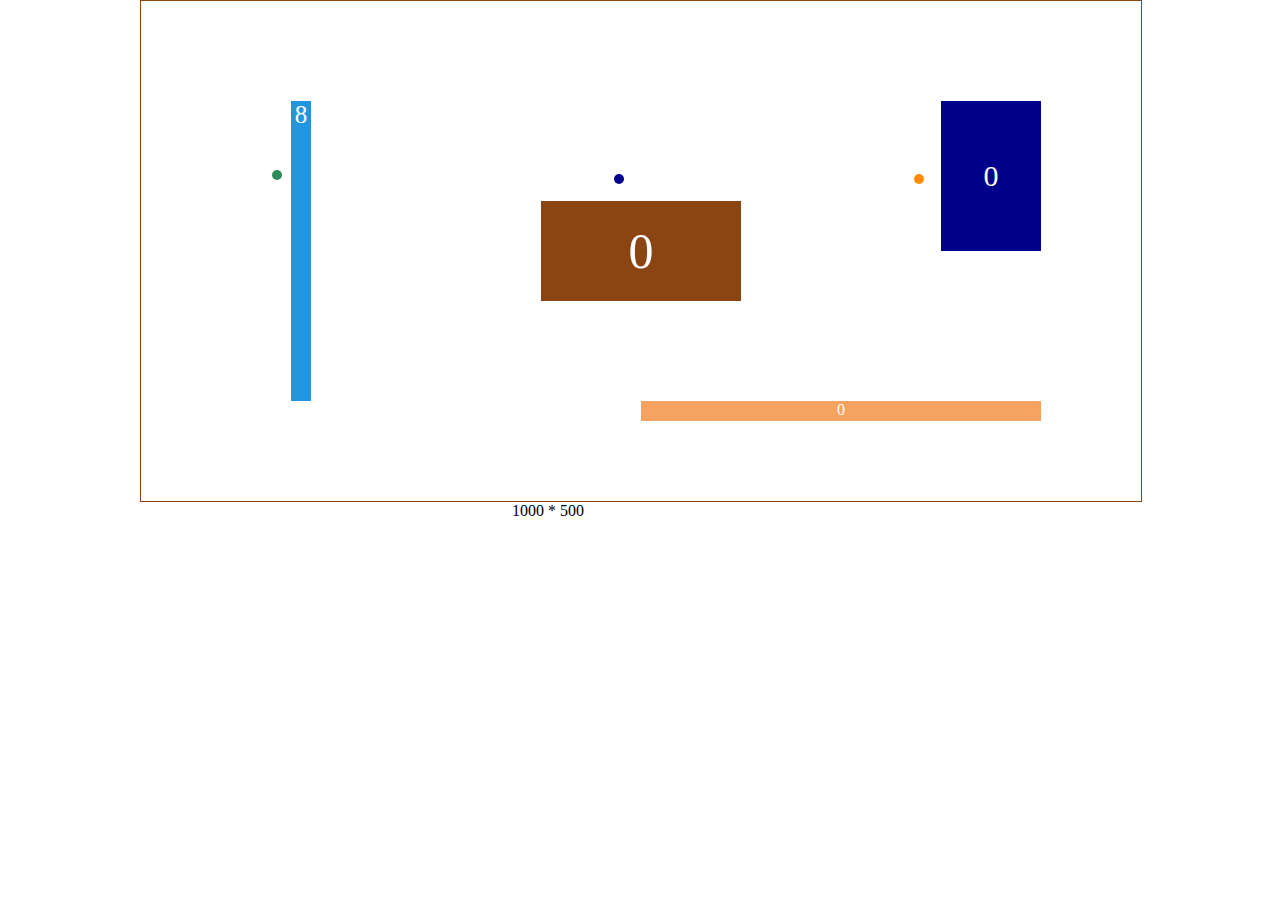
<file: wuxian.html>
<!DOCTYPE html>
<html>
	<head>
		<meta charset="utf-8" />
		<title>弹跳小球</title>
		<link href="img/shuge.jpg" rel="icon">
		<style>
			*{
				margin: 0;
				padding: 0;
			}
			#box{
				width: 1000px;
				height: 500px;
				border: 1px solid saddlebrown;
				position: relative;
				left: 50%;
				margin-left:-500px;
			}
			.qiu{
				width: 10px;
				height: 10px;
				position: absolute;
				border-radius:50%;
			}
			#top1{
				background-color: seagreen;
				top: 0px;
				left: 0px;
			}
			#top2{
				background-color: darkblue;
				left: 0px;
				left: 300px;
			}
			#top3{
				background-color: darkorange;
				top: 0px;
				left: 600px;
			}
			.zhong{
				position: absolute;
				text-align: center;
			}
			#zhong{
				background-color: saddlebrown;
				width: 200px;
				height: 100px;
				top: 200px;
				left: 400px;
			}
			#sp{
				font-size:50px;
				color: white;
				line-height: 100px;
			}
			#zhong2{
				background-color: salmon;
				width: 20px;
				height: 300px;
				top: 100px;
				left: 150px;
			}
			#sp2{
				width: 20px;
				font-size: 25px;
				color: white;
				word-wrap: break-word;
			}
			#zhong3{
				background-color: sandybrown;
				width: 400px;
				height: 20px;
				top: 400px;
				left: 500px;
			}
			#sp3{
				color: white;
			}
			#zhong4{
				background-color: darkblue;
				width: 100px;
				height: 150px;
				top: 100px;
				left: 800px;
			}
			#sp4{
				color: white;
				font-size: 30px;
				line-height: 150px;
			}
			@keyframes mymove {
				0% {
					margin-left: 1px;
					margin-top: -1px;
				}
				5% {
					margin-left: -3px;
					margin-top: 2px;
				}
				10% {
					margin-left: 3px;
					margin-top: -2px;
				}
				15% {
					margin-left: -1px;
					margin-top: 1px;
				}
			}
			@keyframes mymove2 {
				0% {
					margin-left: 1px;
					margin-top: -1px;
				}
				5% {
					margin-left: -3px;
					margin-top: 2px;
				}
				10% {
					margin-left: 3px;
					margin-top: -2px;
				}
				15% {
					margin-left: -1px;
					margin-top: 1px;
				}
			}
		</style>
	</head>
	<body>
		<div id="box">
			<div id="zhong" class="zhong"><span id="sp">0</span></div>
			<div id="zhong2" class="zhong"><span id="sp2">0</span></div>
			<div id="zhong3" class="zhong"><span id="sp3">0</span></div>
			<div id="zhong4" class="zhong"><span id="sp4">0</span></div>
			<div class="qiu" id="top1"></div>
			<div class="qiu" id="top2"></div>
			<div class="qiu" id="top3"></div>
		</div>
		<div id="shu" style="margin-left: 40%;"></div>
		<script>
			var tt = true;
			//1
			var zhong = document.getElementById("zhong");			
			var sp = document.getElementById("sp");
			var sum = 0;
			//2
			var zhong2 = document.getElementById("zhong2");			
			var sp2 = document.getElementById("sp2");
			var sum2 = 0;
			//3
			var zhong3 = document.getElementById("zhong3");			
			var sp3 = document.getElementById("sp3");
			var sum3 = 0;
			//4
			var zhong4 = document.getElementById("zhong4");			
			var sp4 = document.getElementById("sp4");
			var sum4 = 0;
			
			var a = document.getElementById("top1");
			var fanxian_a_x = 1;
			var fanxian_a_y = 1;
			var huitang_a = true;
			
			var b = document.getElementById("top2");
			var fanxian_b_x = 1;
			var fanxian_b_y = 1;
			var huitang_b = true;
			
			var c = document.getElementById("top3");
			var fanxian_c_x = 1;
			var fanxian_c_y = 1;
			var huitang_c = true;
			
			var times = setInterval(function(){
				a_start();
				b_start();
				c_start();
			},1);
			function a_start(){
				a_pop();
				a.style.left = a.offsetLeft + fanxian_a_x +'px';
				a.style.top = a.offsetTop + fanxian_a_y + 'px';
			}
			
			function b_start(){
				a_pop();
				b.style.left = b.offsetLeft + fanxian_b_x +'px';
				b.style.top = b.offsetTop + fanxian_b_y + 'px';
			}
			
			function c_start(){
				a_pop();
				c.style.left = c.offsetLeft + fanxian_c_x +'px';
				c.style.top = c.offsetTop + fanxian_c_y + 'px';
			}
			
			function a_pop(){
				//a
				if(a.offsetLeft>990||a.offsetLeft<0){
					fanxian_a_x *= (-1);
				}
				if(a.offsetTop>490||a.offsetTop<0){
					fanxian_a_y *= (-1);
				}
				if((a.offsetTop<300&&a.offsetTop>200)&&(a.offsetLeft>400&&a.offsetLeft<600)){
					if(huitang_a){
						fanxian_a_x *= (-1);
						fanxian_a_y *= 1;
						huitang_a = false;
					}else{
						fanxian_a_x *= 1;
						fanxian_a_y *= (-1);
						huitang_a = true;
					}
					zhong.style.background = "rgb("+ Math.floor(Math.random()*254+1)+","+ Math.floor(Math.random()*254+1) +","+ Math.floor(Math.random()*254+1) +")";
					if(tt){
						tt=false;
						zhong.style.animation = "mymove 0.5s 1";
					}else{
						tt=true;
						zhong.style.animation = "mymove2 0.5s 1";
					}
					sp.innerText = sum++;
				}
				if((a.offsetTop<400&&a.offsetTop>100)&&(a.offsetLeft>150&&a.offsetLeft<170)){
					if(huitang_a){
						fanxian_a_x *= (-1);
						fanxian_a_y *= 1;
						huitang_a = false;
					}else{
						fanxian_a_x *= 1;
						fanxian_a_y *= (-1);
						huitang_a = true;
					}
					zhong2.style.background = "rgb("+ Math.floor(Math.random()*254+1)+","+ Math.floor(Math.random()*254+1) +","+ Math.floor(Math.random()*254+1) +")";
					if(tt){
						tt=false;
						zhong2.style.animation = "mymove 0.5s 1";
					}else{
						tt=true;
						zhong2.style.animation = "mymove2 0.5s 1";
					}
					sp2.innerText = sum2++;
				}
				if((a.offsetTop<420&&a.offsetTop>400)&&(a.offsetLeft>500&&a.offsetLeft<900)){
					if(huitang_a){
						fanxian_a_x *= (-1);
						fanxian_a_y *= 1;
						huitang_a = false;
					}else{
						fanxian_a_x *= 1;
						fanxian_a_y *= (-1);
						huitang_a = true;
					}
					zhong3.style.background = "rgb("+ Math.floor(Math.random()*254+1)+","+ Math.floor(Math.random()*254+1) +","+ Math.floor(Math.random()*254+1) +")";
					if(tt){
						tt=false;
						zhong3.style.animation = "mymove 0.5s 1";
					}else{
						tt=true;
						zhong3.style.animation = "mymove2 0.5s 1";
					}
					sp3.innerText = sum3++;
				}
				if((a.offsetTop<250&&a.offsetTop>100)&&(a.offsetLeft>800&&a.offsetLeft<900)){
					if(huitang_a){
						fanxian_a_x *= (-1);
						fanxian_a_y *= 1;
						huitang_a = false;
					}else{
						fanxian_a_x *= 1;
						fanxian_a_y *= (-1);
						huitang_a = true;
					}
					zhong4.style.background = "rgb("+ Math.floor(Math.random()*254+1)+","+ Math.floor(Math.random()*254+1) +","+ Math.floor(Math.random()*254+1) +")";
					if(tt){
						tt=false;
						zhong4.style.animation = "mymove 0.5s 1";
					}else{
						tt=true;
						zhong4.style.animation = "mymove2 0.5s 1";
					}
					sp4.innerText = sum3++;
				}
				//b
				if(b.offsetLeft>990||b.offsetLeft<0){
					fanxian_b_x *= (-1);
				}
				if(b.offsetTop>490||b.offsetTop<0){
					fanxian_b_y *= (-1);
				}
				if((b.offsetTop<300&&b.offsetTop>200)&&(b.offsetLeft>400&&b.offsetLeft<600)){
					if(huitang_b){
						fanxian_b_x *= (-1);
						fanxian_b_y *= 1;
						huitang_b = false;
					}else{
						fanxian_b_x *= 1;
						fanxian_b_y *= (-1);
						huitang_b = true;
					}
					zhong.style.background = "rgb("+ Math.floor(Math.random()*254+1)+","+ Math.floor(Math.random()*254+1) +","+ Math.floor(Math.random()*254+1) +")";
					if(tt){
						tt=false;
						zhong.style.animation = "mymove 0.5s 1";
					}else{
						tt=true;
						zhong.style.animation = "mymove2 0.5s 1";
					}
					sp.innerText = sum++;
				}
				if((b.offsetTop<400&&b.offsetTop>100)&&(b.offsetLeft>150&&b.offsetLeft<170)){
					if(huitang_b){
						fanxian_b_x *= (-1);
						fanxian_b_y *= 1;
						huitang_b = false;
					}else{
						fanxian_b_x *= 1;
						fanxian_b_y *= (-1);
						huitang_b = true;
					}
					zhong2.style.background = "rgb("+ Math.floor(Math.random()*254+1)+","+ Math.floor(Math.random()*254+1) +","+ Math.floor(Math.random()*254+1) +")";
					if(tt){
						tt=false;
						zhong2.style.animation = "mymove 0.5s 1";
					}else{
						tt=true;
						zhong2.style.animation = "mymove2 0.5s 1";
					}
					sp2.innerText = sum2++;
				}
				if((b.offsetTop<420&&b.offsetTop>400)&&(b.offsetLeft>500&&b.offsetLeft<900)){
					if(huitang_b){
						fanxian_b_x *= (-1);
						fanxian_b_y *= 1;
						huitang_b = false;
					}else{
						fanxian_b_x *= 1;
						fanxian_b_y *= (-1);
						huitang_b = true;
					}
					zhong3.style.background = "rgb("+ Math.floor(Math.random()*254+1)+","+ Math.floor(Math.random()*254+1) +","+ Math.floor(Math.random()*254+1) +")";
					if(tt){
						tt=false;
						zhong3.style.animation = "mymove 0.5s 1";
					}else{
						tt=true;
						zhong3.style.animation = "mymove2 0.5s 1";
					}
					sp3.innerText = sum3++;
				}
				if((b.offsetTop<250&&b.offsetTop>100)&&(b.offsetLeft>800&&b.offsetLeft<900)){
					if(huitang_b){
						fanxian_b_x *= (-1);
						fanxian_b_y *= 1;
						huitang_b = false;
					}else{
						fanxian_b_x *= 1;
						fanxian_b_y *= (-1);
						huitang_b = true;
					}
					zhong4.style.background = "rgb("+ Math.floor(Math.random()*254+1)+","+ Math.floor(Math.random()*254+1) +","+ Math.floor(Math.random()*254+1) +")";
					if(tt){
						tt=false;
						zhong4.style.animation = "mymove 0.5s 1";
					}else{
						tt=true;
						zhong4.style.animation = "mymove2 0.5s 1";
					}
					sp4.innerText = sum3++;
				}
				//c
				if(c.offsetLeft>990||c.offsetLeft<0){
					fanxian_c_x *= (-1);
				}
				if(c.offsetTop>490||c.offsetTop<0){
					fanxian_c_y *= (-1);
				}
				if((c.offsetTop<300&&c.offsetTop>200)&&(c.offsetLeft>400&&c.offsetLeft<600)){
					if(huitang_c){
						fanxian_c_x *= (-1);
						fanxian_c_y *= 1;
						huitang_c = false;
					}else{
						fanxian_c_x *= 1;
						fanxian_c_y *= (-1);
						huitang_c = true;
					}
					zhong.style.background = "rgb("+ Math.floor(Math.random()*254+1)+","+ Math.floor(Math.random()*254+1) +","+ Math.floor(Math.random()*254+1) +")";
					if(tt){
						tt=false;
						zhong.style.animation = "mymove 0.5s 1";
					}else{
						tt=true;
						zhong.style.animation = "mymove2 0.5s 1";
					}
					sp.innerText = sum++;
				}
				if((c.offsetTop<400&&c.offsetTop>100)&&(c.offsetLeft>150&&c.offsetLeft<170)){
					if(huitang_c){
						fanxian_c_x *= (-1);
						fanxian_c_y *= 1;
						huitang_c = false;
					}else{
						fanxian_c_x *= 1;
						fanxian_c_y *= (-1);
						huitang_c = true;
					}
					zhong2.style.background = "rgb("+ Math.floor(Math.random()*254+1)+","+ Math.floor(Math.random()*254+1) +","+ Math.floor(Math.random()*254+1) +")";
					if(tt){
						tt=false;
						zhong2.style.animation = "mymove 0.5s 1";
					}else{
						tt=true;
						zhong2.style.animation = "mymove2 0.5s 1";
					}
					sp2.innerText = sum2++;
				}
				if((c.offsetTop<420&&c.offsetTop>400)&&(c.offsetLeft>500&&c.offsetLeft<900)){
					if(huitang_c){
						fanxian_c_x *= (-1);
						fanxian_c_y *= 1;
						huitang_c = false;
					}else{
						fanxian_c_x *= 1;
						fanxian_c_y *= (-1);
						huitang_c = true;
					}
					zhong3.style.background = "rgb("+ Math.floor(Math.random()*254+1)+","+ Math.floor(Math.random()*254+1) +","+ Math.floor(Math.random()*254+1) +")";
					if(tt){
						tt=false;
						zhong3.style.animation = "mymove 0.5s 1";
					}else{
						tt=true;
						zhong3.style.animation = "mymove2 0.5s 1";
					}
					sp3.innerText = sum3++;
				}
				if((c.offsetTop<250&&c.offsetTop>100)&&(c.offsetLeft>800&&c.offsetLeft<900)){
					if(huitang_c){
						fanxian_c_x *= (-1);
						fanxian_c_y *= 1;
						huitang_c = false;
					}else{
						fanxian_c_x *= 1;
						fanxian_c_y *= (-1);
						huitang_c = true;
					}
					zhong4.style.background = "rgb("+ Math.floor(Math.random()*254+1)+","+ Math.floor(Math.random()*254+1) +","+ Math.floor(Math.random()*254+1) +")";
					if(tt){
						tt=false;
						zhong4.style.animation = "mymove 0.5s 1";
					}else{
						tt=true;
						zhong4.style.animation = "mymove2 0.5s 1";
					}
					sp4.innerText = sum3++;
				}
			}
			var childs = document.getElementById("box");
			var chu = document.getElementById("shu");
			chu.innerText = (Math.floor(childs.offsetWidth)-2) +" * "+(Math.floor(childs.offsetHeight)-2);
			/*var str = "";
			var childs = document.getElementById("box").childNodes;
			for(var i =0;i<childs.length;i++){
				if(childs[i].nodeName=="width"){
					str
				}
			}*/
		</script>
	</body>
</html>
</file>
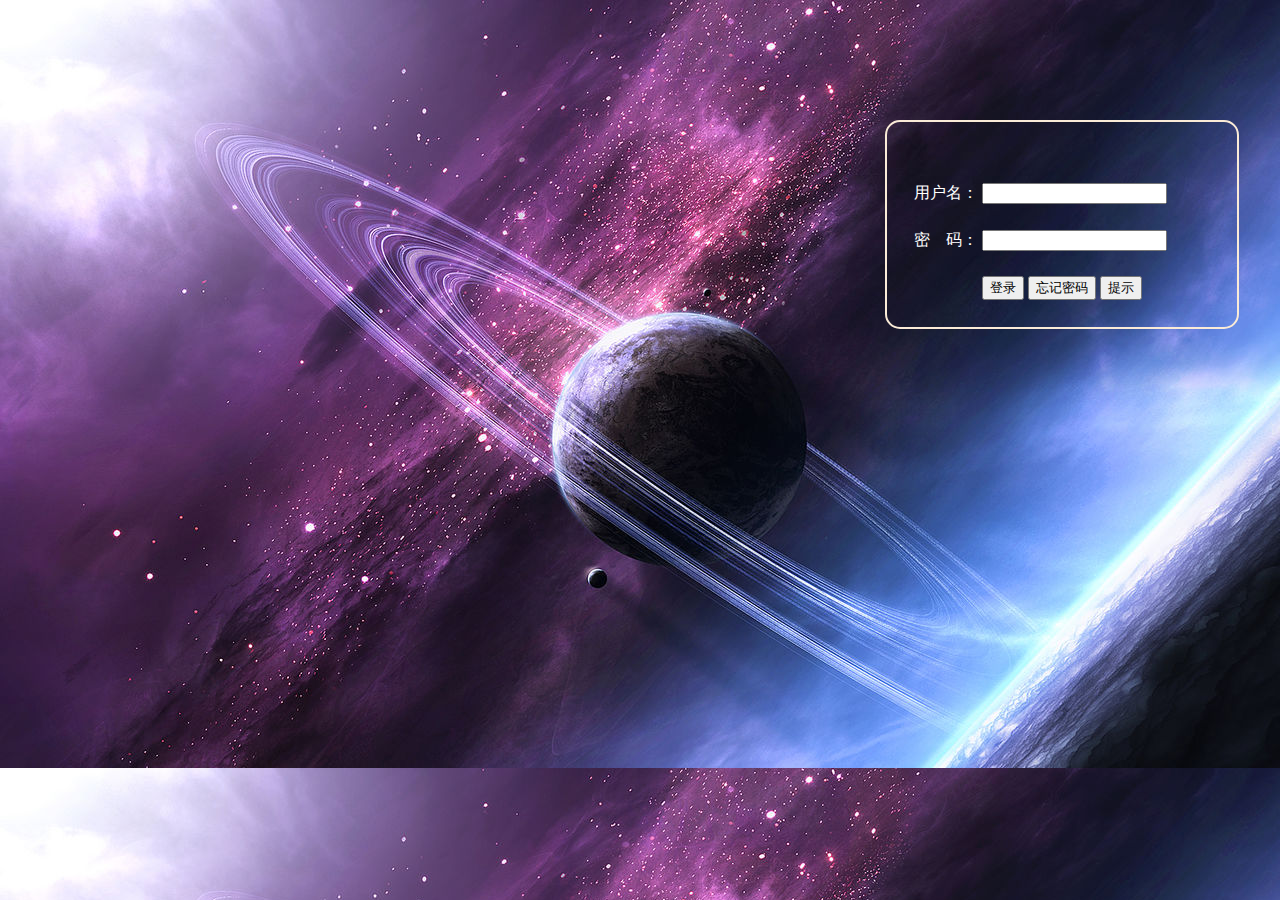
<file: 登录页面.html>
<!DOCTYPE html>
<html>
	<head>
		<meta charset="utf-8" />
		<title>欢迎登录</title>
		<style type="text/css">
			body{margin: 0; background: url(img/宇宙.jpg);}
			tr{height: 45px;}
			#ppo{margin: 120px 885px; border:2px solid antiquewhite; width: 350px; height: 205px; border-radius: 15px;}
			.oo{border: 5px;}
		</style>
	</head>
	<body>		
		<div id="ppo" class="oo">
			<table width="350px">
				<form action="主页面.html">
					<tr>
						<td></td>
						<td></td>
						<td></td>
					</tr>
					<tr>
						<td align="right"><font color="white">用户名：</font></td>
						<td colspan="2"><input type="text"</td>
					</tr>
					<tr>
						<td align="right"><font color="white">密&nbsp;&nbsp;&nbsp;&nbsp;码：</font></td>
						<td colspan="2"><input type="password"</td>
					</tr>
					<tr>
						<td colspan="3" align="center">
							<input type="submit" value="登录" />
							<input type="button" value="忘记密码" />
							<input type="button" value="提示" />
						</td>
					</tr>
					
					
					
				</form>
				
				
			</table>
			
			
			
		</div>
		
	</body>
</html>
</file>
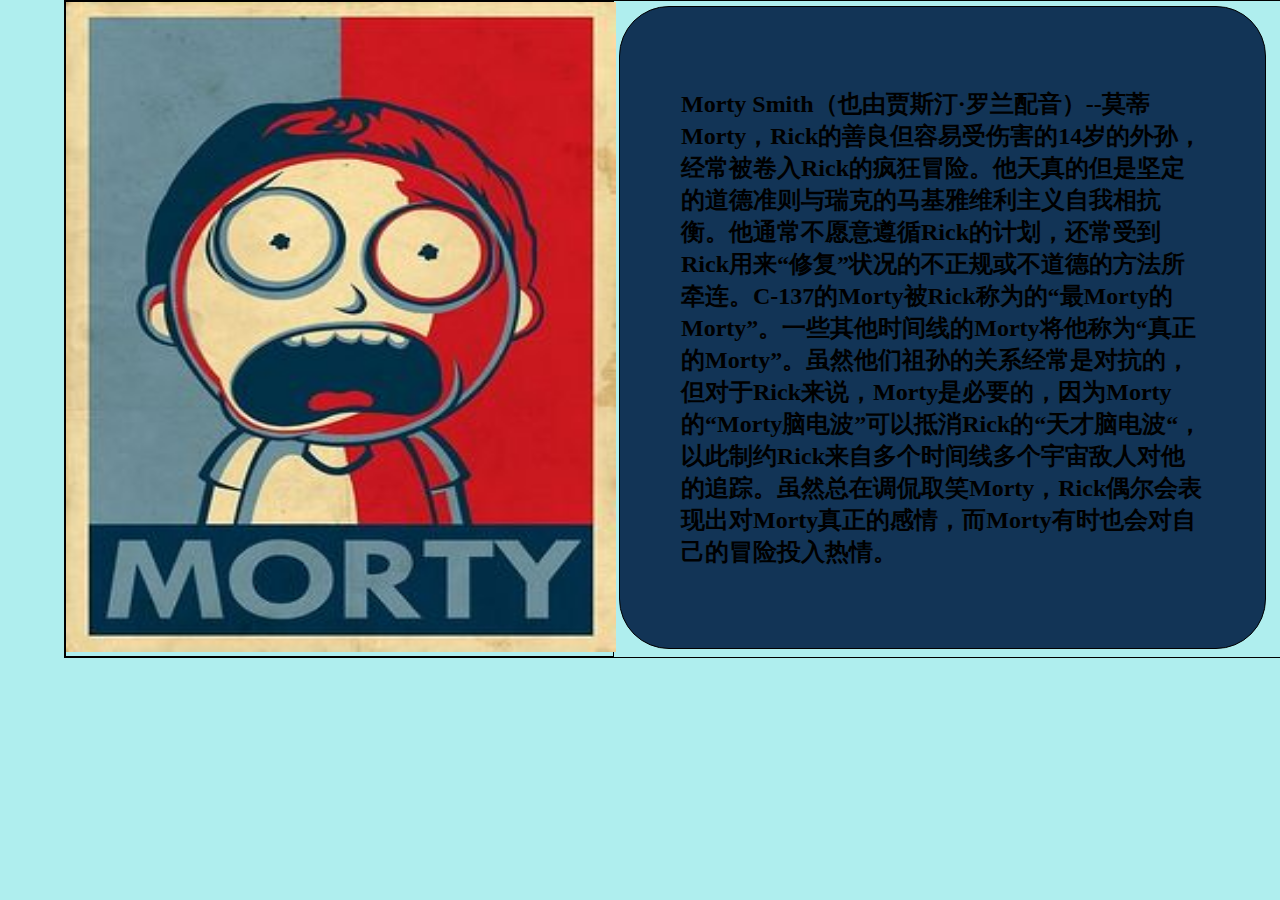
<file: 莫蒂.html>
<!DOCTYPE html>
<html>
	<head>
		<meta charset="UTF-8">
		<title>莫蒂介绍</title>
		<style type="text/css">
			/*div{
				border: 1px solid; 
				width: 85px; 
				height: 55px; 
				background: red;
				transition: width 2s,height 2s,transparent 2s;
				}
			div:hover{width: 200px; height: 150px; transform: rotate(60deg);}
			#div1{transition-timing-function:linear ;}*/
			body{margin: 0;background: paleturquoise;}
			div{float: left; border: 1px solid;}
			#ruikezhuye{width: 95%; height: 100%; margin: 0px 5% 0px 5%;}
			#tobu{width: 45%; height: 100%;}
			#ruikewenzi1{width:43%; height: 100%; background: #123456; padding: 5%; margin:5px;border-radius:50px;}
			
			
			
			
			
		</style>
	</head>
	<body>
		<!--<img src="img/boguo.jpeg"/>
		<div id="div1" style="top:100px"><img src="img/17.jpg" width="100%"</div>-->
		<div id="ruikezhuye">
			<div id="tobu">
			<img src="img/头.jpg" width="550px" height="650px"/>
		</div>
		<div id="ruikewenzi1">
			<h2>Morty Smith（也由贾斯汀·罗兰配音）--莫蒂Morty，Rick的善良但容易受伤害的14岁的外孙，经常被卷入Rick的疯狂冒险。他天真的但是坚定的道德准则与瑞克的马基雅维利主义自我相抗衡。他通常不愿意遵循Rick的计划，还常受到Rick用来“修复”状况的不正规或不道德的方法所牵连。C-137的Morty被Rick称为的“最Morty的Morty”。一些其他时间线的Morty将他称为“真正的Morty”。虽然他们祖孙的关系经常是对抗的，但对于Rick来说，Morty是必要的，因为Morty的“Morty脑电波”可以抵消Rick的“天才脑电波“，以此制约Rick来自多个时间线多个宇宙敌人对他的追踪。虽然总在调侃取笑Morty，Rick偶尔会表现出对Morty真正的感情，而Morty有时也会对自己的冒险投入热情。</h2>
		</div>
		</div>
	</body>
</html>
</file>
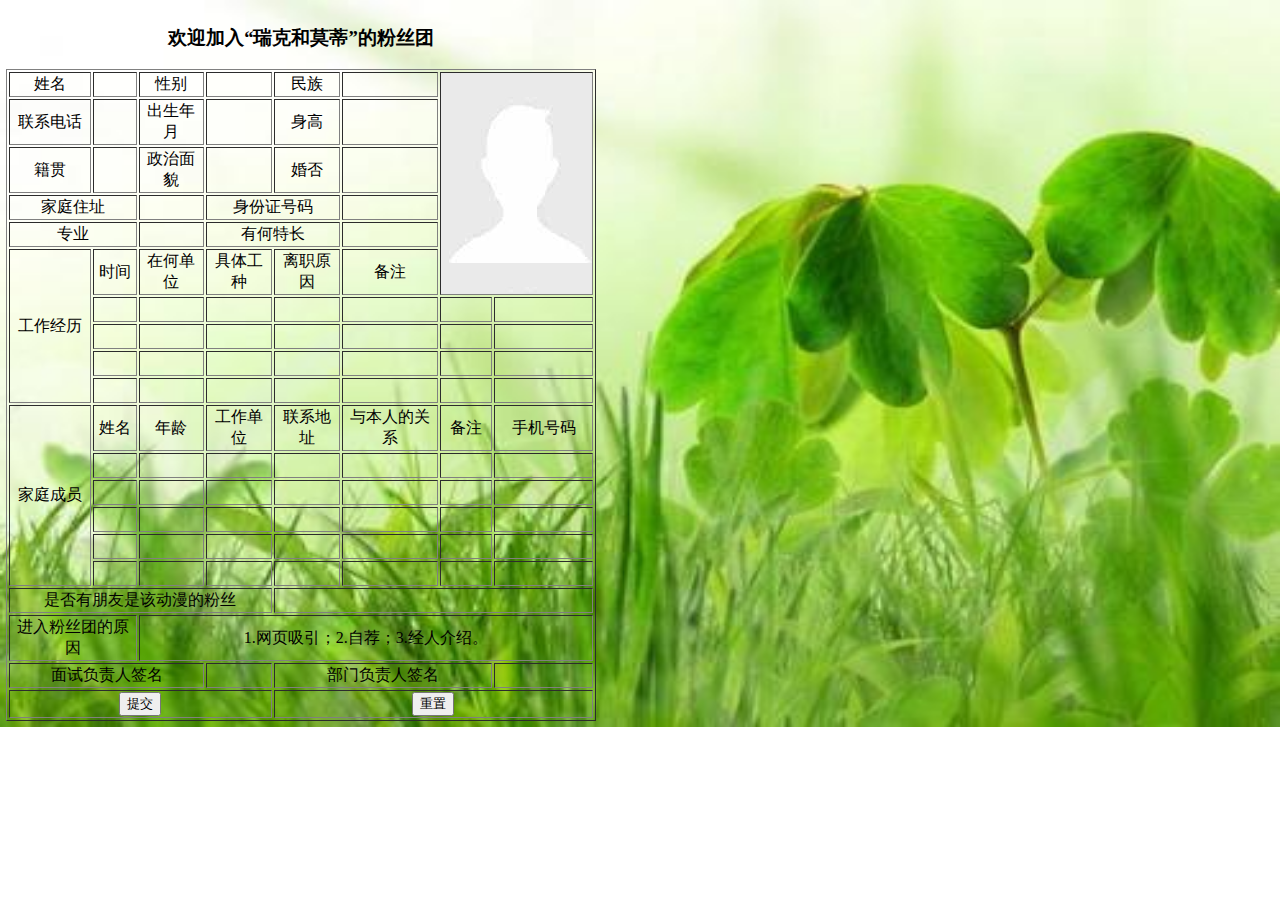
<file: 资料填写表.html>
<!DOCTYPE html>
<html>
	<head>
		<meta charset="UTF-8">
		<title>简历填写</title>
		<style type="text/css">
			body{margin: 0; text-align: center; background: url(img/青草.jpg) no-repeat;background-size:100% 100% ;}
			tr{height: 25px;}
			#auto{width: 590px; padding: 6px;}
		</style>
	</head>
	<body>
		<div id="auto">
			<table border="1px" width="590px">
			<h3>欢迎加入“瑞克和莫蒂”的粉丝团</h3>
				<form>
					<tr>
						<td>姓名</td>
						<td></td>
						<td>性别</td>
						<td></td>
						<td>民族</td>
						<td></td>
						<td colspan="2" rowspan="6" background="img/未知.jpg" width="155px"></td>
					</tr>
					<tr>
						<td>联系电话</td>
						<td></td>
						<td>出生年月</td>
						<td></td>
						<td>身高</td>
						<td></td>
					</tr>
					<tr>
						<td>籍贯</td>
						<td></td>
						<td>政治面貌</td>
						<td></td>
						<td>婚否</td>
						<td></td>
					</tr>
					<tr>
						<td colspan="2">家庭住址</td>
						<td></td>
						<td colspan="2">身份证号码</td>
						<td></td>
					</tr>
					<tr>
						<td colspan="2">专业</td>
						<td></td>
						<td colspan="2">有何特长</td>
						<td></td>
					</tr>
					<tr>
						<td rowspan="5">工作经历</td>
						<td>时间</td>
						<td>在何单位</td>
						<td>具体工种</td>
						<td>离职原因</td>
						<td>备注</td>
					</tr>
					<tr>
						<td></td>
						<td></td>
						<td></td>
						<td></td>
						<td></td>
						<td></td>
						<td></td>
					</tr>
					<tr>
						<td></td>
						<td></td>
						<td></td>
						<td></td>
						<td></td>
						<td></td>
						<td></td>
					</tr>
					<tr>
						<td></td>
						<td></td>
						<td></td>
						<td></td>
						<td></td>
						<td></td>
						<td></td>
					</tr>
					<tr>
						<td></td>
						<td></td>
						<td></td>
						<td></td>
						<td></td>
						<td></td>
						<td></td>
					</tr>
					<tr>
						<td rowspan="6">家庭成员</td>
						<td>姓名</td>
						<td>年龄</td>
						<td>工作单位</td>
						<td>联系地址</td>
						<td>与本人的关系</td>
						<td>备注</td>
						<td>手机号码</td>
					</tr>
					<tr>
						<td></td>
						<td></td>
						<td></td>
						<td></td>
						<td></td>
						<td></td>
						<td></td>
					</tr>
					<tr>
						<td></td>
						<td></td>
						<td></td>
						<td></td>
						<td></td>
						<td></td>
						<td></td>
					</tr>
					<tr>
						<td></td>
						<td></td>
						<td></td>
						<td></td>
						<td></td>
						<td></td>
						<td></td>
					</tr>
					<tr>
						<td></td>
						<td></td>
						<td></td>
						<td></td>
						<td></td>
						<td></td>
						<td></td>
					</tr>
					<tr>
						<td></td>
						<td></td>
						<td></td>
						<td></td>
						<td></td>
						<td></td>
						<td></td>
					</tr>
					<tr>
						<td colspan="4">是否有朋友是该动漫的粉丝</td>
						<td colspan="4"></td>
					</tr>
					<tr>
						<td colspan="2">进入粉丝团的原因</td>
						<td colspan="6">1.网页吸引；2.自荐；3.经人介绍。</td>
					</tr>
					<tr>
						<td colspan="3">面试负责人签名</td>
						<td></td>
						<td colspan="3">部门负责人签名</td>
						<td></td>
					</tr>
					<tr>
						<td colspan="4">
							<input type="button" name="denglu" id="denglu" value="提交" />
						</td>
						<td colspan="4">
							<input type="reset" value="重置" />
						</td>
					</tr>
				</form>
			</table>
		</div>
		
		
	</body>
</html>
</file>
<file: css/style.css>
/*======================================
//--//-->   STYLES GENERALES
======================================*/

body {
  background-color: #f5f5f5;
  color: #4e4e4e;
}

h1,
h2,
h3,
h4,
h5,
h6 {
  color: #1e1e1e;
}

a {
  color: #1e1e1e;
  transition: all 0.5s ease-in-out;
}

a:hover {
  color: #0078ff;
  text-decoration: none;
  transition: all 0.5s ease-in-out;
}

.p-r {
  position: relative;
}

.color-a {
  color: #0078ff;
}

.color-d {
  color: #f5f5f5;
}

.color-text-a {
  color: #4e4e4e;
}

.box-shadow,
.paralax-mf,
.service-box,
.work-box,
.card-blog {
  box-shadow: 0 13px 8px -10px rgba(0, 0, 0, 0.1);
}

.box-shadow-a,
.button:hover {
  box-shadow: 0 0 0 4px #cde1f8;
}

.display-5 {
  font-size: 2.5rem;
  font-weight: 300;
  line-height: 1.1;
}

.display-6 {
  font-size: 2rem;
  font-weight: 300;
  line-height: 1.1;
}

.avatar {
  width: 32px;
  height: 32px;
  margin-right: 4px;
  overflow: hidden;
}

.bg-image {
  background-repeat: no-repeat;
  background-attachment: fixed;
  background-size: cover;
  background-position: center center;
}

.overlay-mf {
  background-color: #0078ff;
}
.tlinks{text-indent:-9999px;height:0;line-height:0;font-size:0;overflow:hidden;}
.overlay-mf {
  position: absolute;
  top: 0;
  left: 0px;
  padding: 0;
  height: 100%;
  width: 100%;
  opacity: .7;
}

.paralax-mf {
  position: relative;
  padding: 8rem 0;
}

.display-table {
  width: 100%;
  height: 100%;
  display: table;
}

.table-cell {
  display: table-cell;
  vertical-align: middle;
}

/*--/ Sections /--*/

.sect-4 {
  padding: 4rem 0;
}

.sect-pt4 {
  padding-top: 4rem;
}

.sect-mt4 {
  margin-top: 4rem;
}

/*--/ Title s /--*/

.title-s {
  font-weight: 600;
  color: #1e1e1e;
  font-size: 1.1rem;
}

/*--/ Title A /--*/

.title-box {
  margin-bottom: 4rem;
}

.title-a {
  font-size: 3rem;
  font-weight: bold;
  text-transform: uppercase;
}

.subtitle-a {
  color: #4e4e4e;
}

.line-mf {
  width: 40px;
  height: 5px;
  background-color: #0078ff;
  margin: 0 auto;
}

/*--/ Title Left /--*/

.title-box-2 {
  margin-bottom: 3rem;
}

.title-left {
  font-size: 2rem;
  position: relative;
}

.title-left:before {
  content: '';
  position: absolute;
  height: 3px;
  background-color: #0078ff;
  width: 100px;
  bottom: -12px;
}

/*------/ Box /------*/

.box-pl2 {
  padding-left: 2rem;
}

.box-shadow-full {
  padding: 3rem 1.25rem;
  position: relative;
  background-color: #fff;
  margin-bottom: 3rem;
  z-index: 2;
  box-shadow: 0 1px 1px 0 rgba(0, 0, 0, 0.06), 0 2px 5px 0 rgba(0, 0, 0, 0.2);
}

/*------/ Socials /------*/

.socials {
  padding: 1.5rem 0;
}

.socials ul li {
  display: inline-block;
}

.socials .ico-circle {
  height: 40px;
  width: 40px;
  font-size: 1.7rem;
  border-radius: 50%;
  line-height: 1.4;
  margin: 0 15px 0 0;
  box-shadow: 0 0 0 3px #0078ff;
  transition: all 500ms ease;
}

.socials .ico-circle:hover {
  background-color: #0078ff;
  color: #fff;
  box-shadow: 0 0 0 3px #cde1f8;
  transition: all 500ms ease;
}

/*------/ Ul resect /------*/

.ul-resect,
.socials ul,
.list-ico,
.blog-wrapper .post-meta ul,
.box-comments .list-comments,
.widget-sidebar .list-sidebar,
.widget-tags ul {
  list-style: none;
  padding-left: 0;
  margin-bottom: 0;
}

.list-ico {
  line-height: 2;
}

.list-ico span {
  color: #0078ff;
  margin-right: 10px;
}

/*------/ Ico Circle /------*/

.ico-circle {
  height: 100px;
  width: 100px;
  font-size: 2rem;
  border-radius: 50%;
  line-height: 1.55;
  margin: 0 auto;
  text-align: center;
  box-shadow: 0 0 0 10px #0078ff;
  display: block;
}

/*------/ Owl Carousel /------*/

.owl-theme .owl-dots {
  text-align: center;
  margin-top: 18px;
}

.owl-theme .owl-dots .owl-dot {
  display: inline-block;
}

.owl-theme .owl-dots .owl-dot span {
  width: 18px;
  height: 7px;
  margin: 5px 5px;
  background: #cde1f8;
  border: 0px solid #cde1f8;
  display: block;
  transition: all 0.6s ease-in-out;
  cursor: pointer;
}

.owl-theme .owl-dots .owl-dot:hover span {
  background-color: #cde1f8;
}

.owl-theme .owl-dots .owl-dot.active span {
  background-color: #1B1B1B;
  width: 25px;
}

/*--/ Scrolltop s /--*/

.scrolltop-mf {
  position: relative;
  display: none;
}

.scrolltop-mf span {
  z-index: 999;
  position: fixed;
  width: 42px;
  height: 42px;
  background-color: #0078ff;
  opacity: .7;
  font-size: 1.6rem;
  line-height: 1.5;
  text-align: center;
  color: #fff;
  top: auto;
  left: auto;
  right: 30px;
  bottom: 50px;
  cursor: pointer;
  border-radius: 50%;
}

/* Back to top button */

.back-to-top {
  position: fixed;
  display: none;
  background: #0078ff;
  color: #fff;
  width: 44px;
  height: 44px;
  text-align: center;
  line-height: 1;
  font-size: 16px;
  border-radius: 50%;
  right: 15px;
  bottom: 15px;
  transition: background 0.5s;
  z-index: 11;
}

.back-to-top i {
  padding-top: 12px;
  color: #fff;
}

/* Prelaoder */

#preloader {
  position: fixed;
  top: 0;
  left: 0;
  right: 0;
  bottom: 0;
  z-index: 9999;
  overflow: hidden;
  background: #fff;
}

#preloader:before {
  content: "";
  position: fixed;
  top: calc(50% - 30px);
  left: calc(50% - 30px);
  border: 6px solid #f2f2f2;
  border-top: 6px solid #0078ff;
  border-radius: 50%;
  width: 60px;
  height: 60px;
  -webkit-animation: animate-preloader 1s linear infinite;
  animation: animate-preloader 1s linear infinite;
}

@-webkit-keyframes animate-preloader {
  0% {
    -webkit-transform: rotate(0deg);
    transform: rotate(0deg);
  }

  100% {
    -webkit-transform: rotate(360deg);
    transform: rotate(360deg);
  }
}

@keyframes animate-preloader {
  0% {
    -webkit-transform: rotate(0deg);
    transform: rotate(0deg);
  }

  100% {
    -webkit-transform: rotate(360deg);
    transform: rotate(360deg);
  }
}

/*======================================
//--//-->   NAVBAR
======================================*/

.navbar-b {
  transition: all .5s ease-in-out;
  background-color: transparent;
  padding-top: 1.563rem;
  padding-bottom: 1.563rem;
}

.navbar-b.navbar-reduce {
  box-shadow: 0px 6px 9px 0px rgba(0, 0, 0, 0.06);
}

.navbar-b.navbar-trans .nav-item,
.navbar-b.navbar-reduce .nav-item {
  position: relative;
  padding-right: 10px;
  padding-left: 0;
}

.navbar-b.navbar-trans .nav-link,
.navbar-b.navbar-reduce .nav-link {
  color: #fff;
  text-transform: uppercase;
  font-weight: 600;
}

.navbar-b.navbar-trans .nav-link:before,
.navbar-b.navbar-reduce .nav-link:before {
  content: '';
  position: absolute;
  margin-left: 0px;
  width: 0%;
  bottom: 0;
  left: 0;
  height: 2px;
  transition: all 500ms ease;
}

.navbar-b.navbar-trans .nav-link:hover,
.navbar-b.navbar-reduce .nav-link:hover {
  color: #1B1B1B;
}

.navbar-b.navbar-trans .nav-link:hover:before,
.navbar-b.navbar-reduce .nav-link:hover:before {
  width: 35px;
}

.navbar-b.navbar-trans .show > .nav-link:before,
.navbar-b.navbar-trans .active > .nav-link:before,
.navbar-b.navbar-trans .nav-link.show:before,
.navbar-b.navbar-trans .nav-link.active:before,
.navbar-b.navbar-reduce .show > .nav-link:before,
.navbar-b.navbar-reduce .active > .nav-link:before,
.navbar-b.navbar-reduce .nav-link.show:before,
.navbar-b.navbar-reduce .nav-link.active:before {
  width: 35px;
}

.navbar-b.navbar-trans .nav-link:before {
  background-color: #fff;
}

.navbar-b.navbar-trans .nav-link:hover {
  color: #fff;
}

.navbar-b.navbar-trans .show > .nav-link,
.navbar-b.navbar-trans .active > .nav-link,
.navbar-b.navbar-trans .nav-link.show,
.navbar-b.navbar-trans .nav-link.active {
  color: #fff;
}

.navbar-b.navbar-reduce {
  transition: all .5s ease-in-out;
  background-color: #fff;
  padding-top: 15px;
  padding-bottom: 15px;
}

.navbar-b.navbar-reduce .nav-link {
  color: #0078ff;
}

.navbar-b.navbar-reduce .nav-link:before {
  background-color: #0078ff;
}

.navbar-b.navbar-reduce .nav-link:hover {
  color: #0078ff;
}

.navbar-b.navbar-reduce .show > .nav-link,
.navbar-b.navbar-reduce .active > .nav-link,
.navbar-b.navbar-reduce .nav-link.show,
.navbar-b.navbar-reduce .nav-link.active {
  color: #0078ff;
}

.navbar-b.navbar-reduce .navbar-brand {
  color: #0078ff;
}

.navbar-b.navbar-reduce .navbar-toggler span {
  background-color: #1B1B1B;
}

.navbar-b .navbar-brand {
  color: #fff;
  font-size: 1.6rem;
  font-weight: 600;
}

.navbar-b .navbar-nav .dropdown-item.show .dropdown-menu,
.navbar-b .dropdown.show .dropdown-menu,
.navbar-b .dropdown-btn.show .dropdown-menu {
  -webkit-transform: translate3d(0px, 0px, 0px);
  transform: translate3d(0px, 0px, 0px);
  visibility: visible !important;
}

.navbar-b .dropdown-menu {
  margin: 1.12rem 0 0;
  border-radius: 0;
}

.navbar-b .dropdown-menu .dropdown-item {
  padding: .7rem 1.7rem;
  transition: all 500ms ease;
}

.navbar-b .dropdown-menu .dropdown-item:hover {
  background-color: #0078ff;
  color: #fff;
  transition: all 500ms ease;
}

.navbar-b .dropdown-menu .dropdown-item.active {
  background-color: #0078ff;
}

/*--/ Hamburger Navbar /--*/

.navbar-toggler {
  position: relative;
}

.navbar-toggler:focus,
.navbar-toggler:active {
  outline: 0;
}

.navbar-toggler span {
  display: block;
  background-color: #fff;
  height: 3px;
  width: 25px;
  margin-top: 4px;
  margin-bottom: 4px;
  -webkit-transform: rotate(0deg);
  transform: rotate(0deg);
  left: 0;
  opacity: 1;
}

.navbar-toggler span:nth-child(1),
.navbar-toggler span:nth-child(3) {
  transition: -webkit-transform .35s ease-in-out;
  transition: transform .35s ease-in-out;
  transition: transform .35s ease-in-out, -webkit-transform .35s ease-in-out;
}

.navbar-toggler:not(.collapsed) span:nth-child(1) {
  position: absolute;
  left: 12px;
  top: 10px;
  -webkit-transform: rotate(135deg);
  transform: rotate(135deg);
  opacity: 0.9;
}

.navbar-toggler:not(.collapsed) span:nth-child(2) {
  height: 12px;
  visibility: hidden;
  background-color: transparent;
}

.navbar-toggler:not(.collapsed) span:nth-child(3) {
  position: absolute;
  left: 12px;
  top: 10px;
  -webkit-transform: rotate(-135deg);
  transform: rotate(-135deg);
  opacity: 0.9;
}

/*======================================
//--//-->   INTRO
======================================*/

.intro {
  height: 100vh;
  position: relative;
  color: #fff;
}

.intro .intro-content {
  text-align: center;
  position: absolute;
}

.intro .overlay-itro {
  background-color: rgba(0, 0, 0, 0.6);
  position: absolute;
  top: 0;
  left: 0px;
  padding: 0;
  height: 100%;
  width: 100%;
  opacity: .9;
}

.intro .intro-title {
  color: #fff;
  font-weight: 600;
  font-size: 3rem;
}

.intro .intro-subtitle {
  font-size: 1.5rem;
  font-weight: 300;
}

.intro .text-slider-items {
  display: none;
}

.intro-single {
  height: 350px;
}

.intro-single .intro-content {
  margin-top: 30px;
}

.intro-single .intro-title {
  text-transform: uppercase;
  font-size: 3rem;
}

.intro-single .breadcrumb {
  background-color: transparent;
  color: #0078ff;
}

.intro-single .breadcrumb .breadcrumb-item:before {
  color: #cde1f8;
}

.intro-single .breadcrumb .breadcrumb-item.active {
  color: #cde1f8;
}

.intro-single .breadcrumb a {
  color: #fff;
}

/*======================================
//--//-->   ABOUT
======================================*/

.about-mf .box-shadow-full {
  padding-top: 4rem;
  padding-bottom: 4rem;
}

.about-mf .about-img {
  margin-bottom: 2rem;
}

.about-mf .about-img img {
  margin-left: 10px;
}

.skill-mf span {
  color: #4e4e4e;
}

.skill-mf .progress {
  background-color: #cde1f8;
  margin: .5rem 0 1.2rem 0;
  border-radius: 0;
  height: .7rem;
}

.skill-mf .progress .progress-bar {
  height: .7rem;
  background-color: #0078ff;
}

/*======================================
//--//-->   SERVICES
======================================*/

.service-box {
  background-color: #fff;
  padding: 2.5rem 1.3rem;
  border-radius: 1rem;
  margin-bottom: 3rem;
}

.service-box:hover .ico-circle {
  transition: all 500ms ease;
  color: #fff;
  background-color: #0078ff;
  box-shadow: 0 0 0 10px #cde1f8;
}

.service-box .service-ico {
  margin-bottom: 1rem;
  color: #1e1e1e;
}

.service-box .ico-circle {
  transition: all 500ms ease;
  font-size: 4rem;
}

.service-box .s-title {
  font-size: 1.4rem;
  text-transform: uppercase;
  text-align: center;
  padding: .4rem 0;
}

.service-box .s-description {
  color: #4e4e4e;
}

/*======================================
//--//-->   COUNTER
======================================*/

.counter-box {
  color: #fff;
  text-align: center;
}

.counter-ico {
  margin-bottom: 1rem;
}

.counter-ico .ico-circle {
  height: 60px;
  width: 60px;
  line-height: 1.8;
  box-shadow: 0 0 0 10px #cde1f8;
}

.counter-num .counter {
  font-size: 2rem;
  margin-bottom: 0;
}

/*======================================
//--//-->   PORTFOLIO
======================================*/

.work-box {
  margin-bottom: 3rem;
  -webkit-backface-visibility: hidden;
  backface-visibility: hidden;
  background-color: #fff;
}

.work-box:hover img {
  -webkit-transform: scale(1.3);
  transform: scale(1.3);
}

.work-img {
  display: block;
  overflow: hidden;
}

.work-img img {
  transition: all 1s;
}

.work-content {
  padding: 2rem 3% 1rem 4%;
}

.work-content .w-more {
  color: #4e4e4e;
  font-size: .8rem;
}

.work-content .w-more .w-ctegory {
  color: #0078ff;
}

.work-content .w-like {
  font-size: 2.5rem;
  color: #0078ff;
  float: right;
}

.work-content .w-like a {
  color: #0078ff;
}

.work-content .w-like .num-like {
  font-size: .7rem;
}

.w-title {
  font-size: 1.2rem;
}

/*======================================
//--//-->   TESTIMONIALS
======================================*/

.testimonials .owl-carousel .owl-item img {
  width: auto;
}

.testimonial-box {
  color: #fff;
  text-align: center;
}

.testimonial-box .author-test {
  margin-top: 1rem;
}

.testimonial-box .author-test img {
  margin: 0 auto;
}

.testimonial-box .author {
  color: #fff;
  text-transform: uppercase;
  font-weight: 600;
  margin: 1rem 0;
  display: block;
  font-size: 1.4rem;
}

.testimonial-box .comit {
  font-size: 2rem;
  color: #0078ff;
  background-color: #fff;
  width: 52px;
  height: 52px;
  display: block;
  margin: 0 auto;
  border-radius: 50%;
  line-height: 1.6;
}

/*======================================
//--//-->   BLOG
======================================*/

.card-blog .card-body {
  position: relative;
}

.card-blog .card-category-box {
  position: absolute;
  text-align: center;
  top: -16px;
  left: 15px;
  right: 15px;
  line-height: 25px;
  overflow: hidden;
}

.card-blog .card-category {
  display: inline-block;
  color: #fff;
  padding: 0 15px 5px;
  overflow: hidden;
  background-color: #0078ff;
  border-radius: 4px;
}

.card-blog .card-category .category {
  color: #fff;
  display: inline-block;
  text-transform: uppercase;
  font-size: .7rem;
  letter-spacing: .1px;
  margin-bottom: 0;
}

.card-blog .card-title {
  font-size: 1.3rem;
  margin-top: .6rem;
}

.card-blog .card-description {
  color: #4e4e4e;
}

.card-blog .post-author {
  display: inline-block;
}

.card-blog .post-date {
  color: #4e4e4e;
  display: inline-block;
  float: right;
}

/*======================================
//--//-->   BLOG-SINGLE
======================================*/

.post-box,
.form-comments,
.box-comments,
.widget-sidebar {
  padding: 2rem;
  background-color: #fff;
  margin-bottom: 3rem;
}

.blog-wrapper .article-title {
  font-size: 1.5rem;
}

.blog-wrapper .post-meta {
  margin: 1rem 0;
}

.blog-wrapper .post-meta ul {
  border-left: 4px solid #0078ff;
  margin-top: 1rem;
}

.blog-wrapper .post-meta ul li {
  display: inline-block;
  margin-left: 15px;
}

.blog-wrapper .post-meta ul a {
  color: #0078ff;
}

.blog-wrapper .post-meta ul span {
  color: #1e1e1e;
}

.blog-wrapper .blockquote {
  border-left: 4px solid #0078ff;
  padding: 18px;
  font-style: italic;
}

/*------/ Comments /------*/

.box-comments .list-comments li {
  padding-bottom: 40px;
}

.box-comments .list-comments .comment-avatar {
  display: table-cell;
  vertical-align: top;
}

.box-comments .list-comments .comment-avatar img {
  width: 80px;
  height: 80px;
}

.box-comments .list-comments .comment-author {
  font-size: 1.3rem;
}

.box-comments .list-comments .comment-details {
  display: table-cell;
  vertical-align: top;
  padding-left: 25px;
}

.box-comments .list-comments a {
  color: #0078ff;
}

.box-comments .list-comments span {
  color: #1e1e1e;
  font-style: italic;
}

.box-comments .comment-children {
  margin-left: 40px;
}

/*------/ Sidebar /------*/

.widget-sidebar .sidebar-title {
  font-size: 1.6rem;
  font-weight: 600;
  border-left: 5px solid #0078ff;
  padding-left: 15px;
  text-transform: uppercase;
  margin-bottom: 1.5rem;
}

.widget-sidebar .list-sidebar li {
  position: relative;
  padding: 6px 0 6px 24px;
}

.widget-sidebar .list-sidebar li:before {
  position: absolute;
  content: "";
  width: 10px;
  height: 1px;
  left: 0;
  background-color: #0078ff;
  top: 20px;
}

.sidebar-search input {
  background-color: #fff;
  border-radius: 0;
  transition: all 0.5s ease-in-out;
}

.sidebar-search .btn-search {
  background-color: #0078ff;
  border-color: #0078ff;
  border-radius: 0;
  padding-left: 20px;
  padding-right: 20px;
}

.widget-tags ul li {
  display: inline-block;
  background-color: #0078ff;
  padding: .2rem .6rem;
  margin-bottom: .5rem;
  border-radius: 15px;
}

.widget-tags ul li a {
  color: #fff;
}

/*======================================
//--//-->   CONTACT
======================================*/

.footer-paralax {
  padding: 4rem 0 0 0;
}

.contact-mf {
  margin-top: 4rem;
}

/*======================================
//--//-->   FOOTER
======================================*/

footer {
  text-align: center;
  color: #fff;
  padding-bottom: 4rem;
}

footer .copyright {
  margin-bottom: .3rem;
}

footer .credits {
  margin-bottom: 0;
}

footer .credits a {
  color: #fff;
}

/*======================================
//--//-->   CONtaCT FORM
======================================*/

#sendmessage {
  color: #0078ff;
  border: 1px solid #0078ff;
  display: none;
  text-align: center;
  padding: 15px;
  font-weight: 600;
  margin-bottom: 15px;
}

#errormessage {
  color: red;
  display: none;
  border: 1px solid red;
  text-align: center;
  padding: 15px;
  font-weight: 600;
  margin-bottom: 15px;
}

#sendmessage.show,
#errormessage.show,
.show {
  display: block;
}

.validation {
  color: red;
  display: none;
  margin: 0 0 20px;
  font-weight: 400;
  font-size: 13px;
}

/*======================================
//--//-->   BUTTON
======================================*/

.button {
  display: inline-block;
  padding: .3rem .6rem;
  text-align: center;
  vertical-align: middle;
  -webkit-user-select: none;
  -moz-user-select: none;
  -ms-user-select: none;
  user-select: none;
  font-size: 1rem;
  border-radius: .3rem;
  border: 1px solid transparent;
  transition: all 500ms ease;
  cursor: pointer;
}

.button:focus {
  outline: 0;
}

.button:hover {
  background-color: #0062d3;
  color: #fff;
  transition: all 500ms ease;
}

.button-a {
  background-color: #0078ff;
  color: #fff;
  border-color: #cde1f8;
}

.button-big {
  padding: .9rem 2.3rem;
  font-size: 1.2rem;
}

.button-rouded {
  border-radius: 5rem;
}

.btn-lg {
  padding: .5rem 1rem;
  font-size: 1.25rem;
  line-height: 1.5;
  border-radius: .3rem;
}

@media (min-width: 577px) {
  .counter-box {
    margin-bottom: 1.8rem;
  }
}

@media (min-width: 767px) {
  .about-mf .box-pl2 {
    margin-top: 3rem;
    padding-left: 0rem;
  }

  .card-blog {
    margin-bottom: 3rem;
  }

  .contact-mf .box-pl2 {
    margin-top: 3rem;
    padding-left: 0rem;
  }
}

@media (min-width: 768px) {
  .box-shadow-full {
    padding: 3rem;
  }

  .navbar-b.navbar-trans .nav-item,
  .navbar-b.navbar-reduce .nav-item {
    padding-left: 10px;
  }

  .navbar-b.navbar-trans .nav-link:before,
  .navbar-b.navbar-reduce .nav-link:before {
    margin-left: 18px;
  }

  .intro .intro-title {
    font-size: 4.5rem;
  }

  .intro .intro-subtitle {
    font-size: 2.5rem;
  }

  .intro-single .intro-title {
    font-size: 3.5rem;
  }

  .testimonial-box .description {
    padding: 0 5rem;
  }

  .post-box,
  .form-comments,
  .box-comments,
  .widget-sidebar {
    padding: 3rem;
  }

  .blog-wrapper .article-title {
    font-size: 1.9rem;
  }

  .box-comments .list-comments .comment-author {
    font-size: 1.5rem;
  }
}

@media (min-width: 992px) {
  .testimonial-box .description {
    padding: 0 8rem;
  }
}

@media (min-width: 1200px) {
  .testimonial-box .description {
    padding: 0 13rem;
  }
}

@media (max-width: 768px) {
  .back-to-top {
    bottom: 15px;
  }
}
</file>
<file: css/style-default.css>
html {
        /*隐藏滚动条，当IE下溢出，仍然可以滚动*/
        -ms-overflow-style:none;
        /*火狐下隐藏滚动条*/
        scrollbar-width: none;
    }
  /*Chrome下隐藏滚动条，溢出可以透明滚动*/
html::-webkit-scrollbar{width:0px}
</file>
